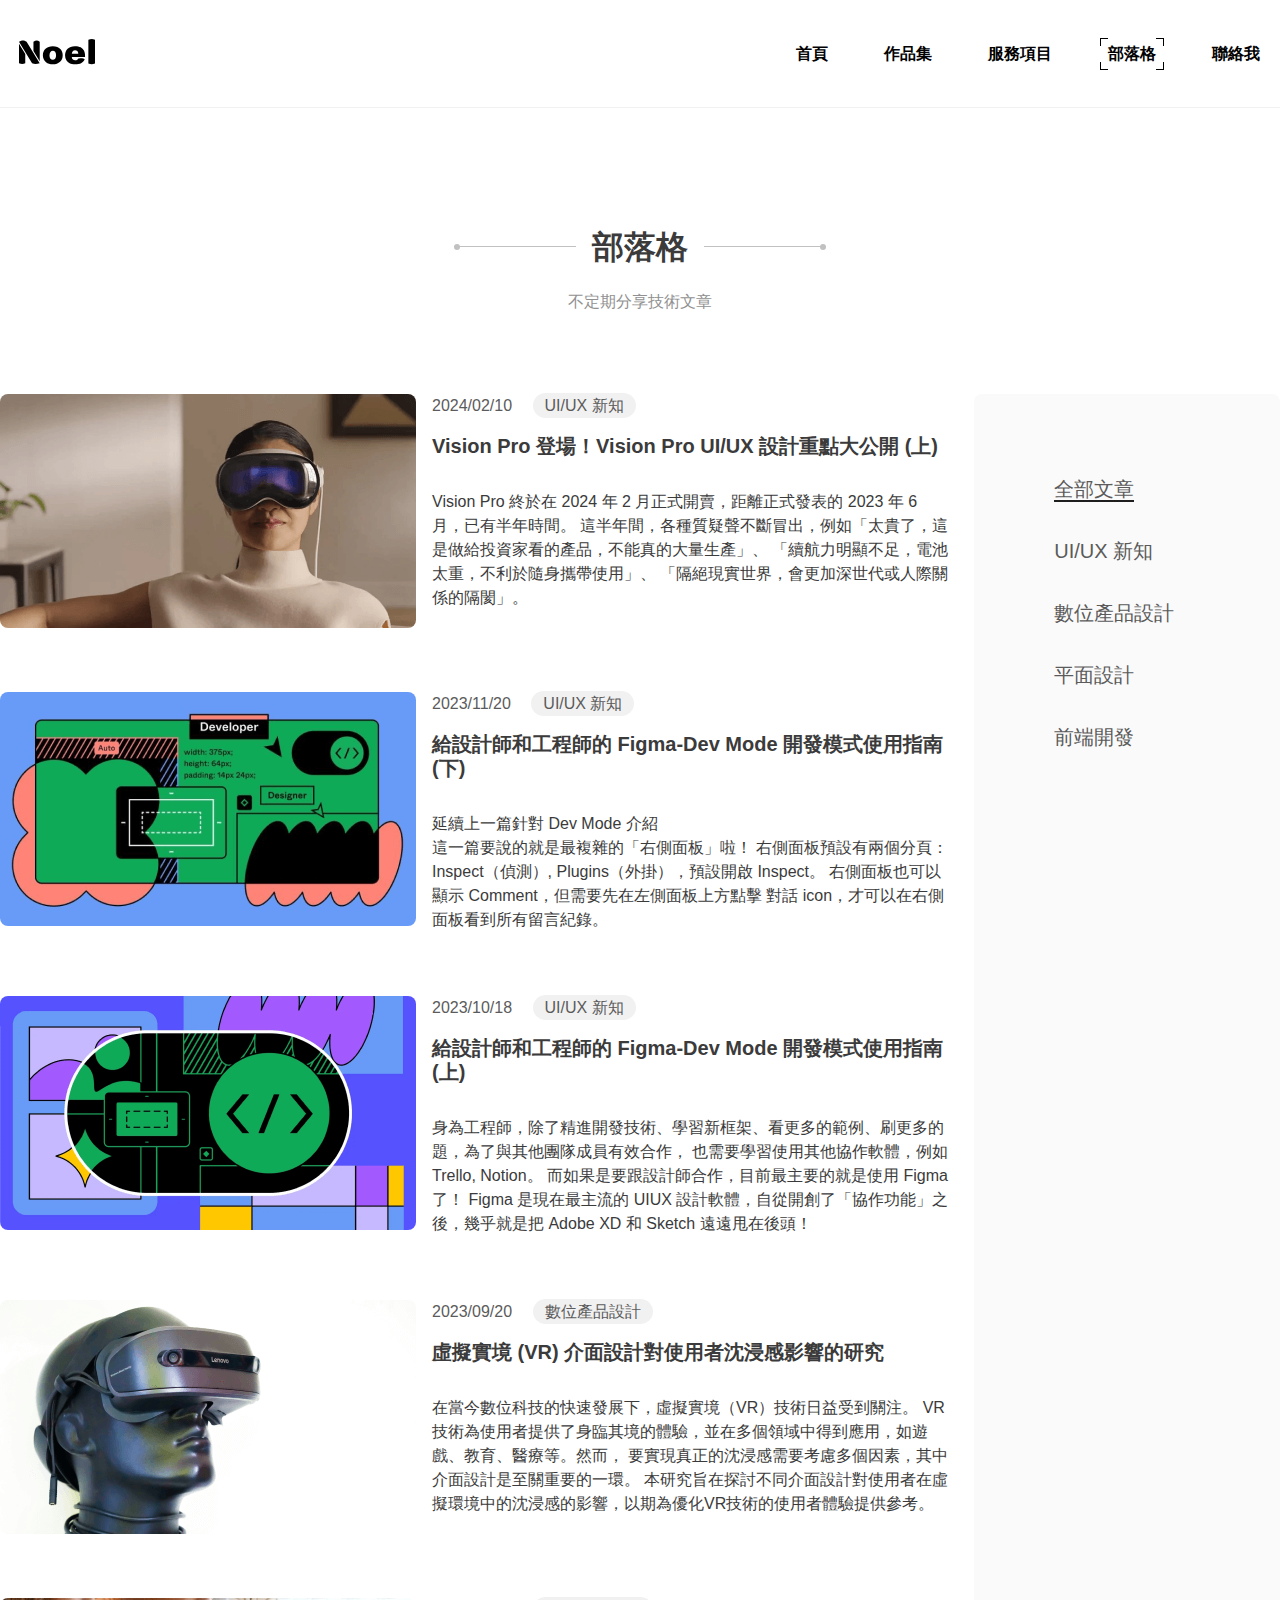
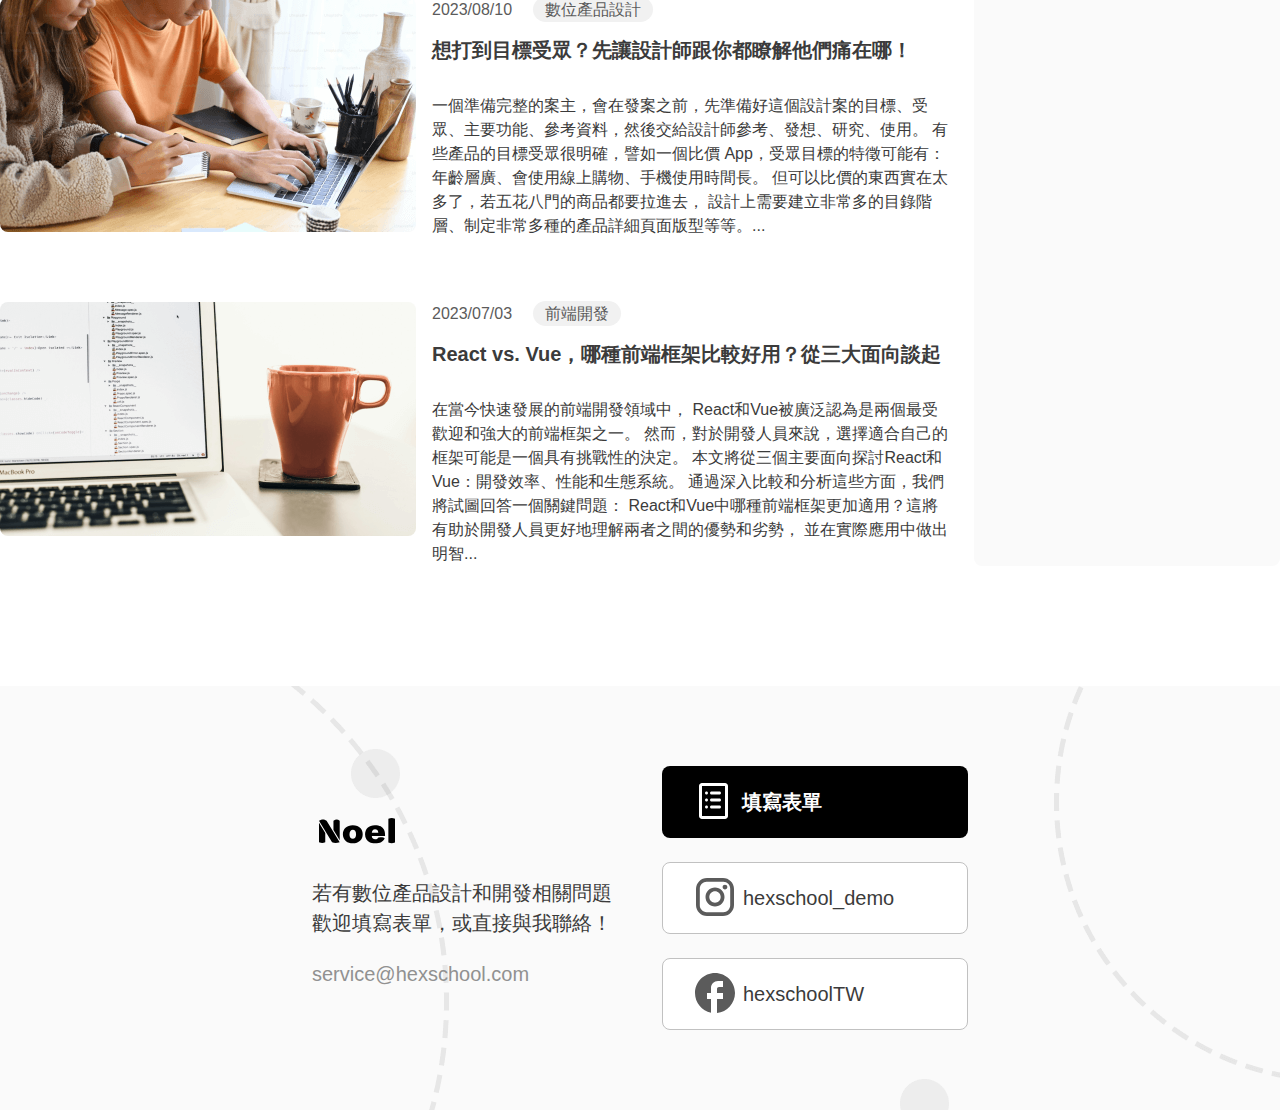
<file: Blog.html>
<!DOCTYPE html>
<html lang="en">
<head>
    <meta charset="UTF-8">
    <meta name="viewport" content="width=device-width, initial-scale=1.0">
    <!-- googleleapis -->
    <link rel="stylesheet" href="https://fonts.googleapis.com/css2?family=Material+Symbols+Outlined:opsz,wght,FILL,GRAD@24,400,0,0" />
    <!-- my CSS -->
    <link rel="stylesheet" href="public/css/reset.css">
    <link rel="stylesheet" href="public/css/header.css">
    <link rel="stylesheet" href="public/css/blog.css">
    <link rel="stylesheet" href="public/css/footer.css">
    <link rel="icon" href="public/image/logo.ico" type="image/x-icon">
    <title>部落格 | 2024 軟體工程師體驗營</title>
</head>
<body>
    <header class="main-header">
        <div class="header__logo">
            <img src="public/image/logo.svg" alt="header_logo">
        </div>
        <button type="button" class="btn">
            <span class="material-symbols-outlined hamburger">menu</span>
            <span class="material-symbols-outlined closure">close</span>
        </button>
        <nav class="header__navBar">
            <ul>
                <li>
                    <a href="/index.html">首頁</a>
                    <span class="li-border leftUP"></span>
                    <span class="li-border leftDown"></span>
                    <span class="li-border rightUP"></span>
                    <span class="li-border rightDown"></span>
                </li>
                <li>
                    <a href="/Portfolio.html">作品集</a>
                    <span class="li-border leftUP"></span>
                    <span class="li-border leftDown"></span>
                    <span class="li-border rightUP"></span>
                    <span class="li-border rightDown"></span>
                </li>
                <li>
                    <a href="/Services.html">服務項目</a>
                    <span class="li-border leftUP"></span>
                    <span class="li-border leftDown"></span>
                    <span class="li-border rightUP"></span>
                    <span class="li-border rightDown"></span>
                </li>
                <li>
                    <a href="/Blog.html">部落格</a>
                    <span class="li-border leftUP"></span>
                    <span class="li-border leftDown"></span>
                    <span class="li-border rightUP"></span>
                    <span class="li-border rightDown"></span>
                </li>
                <li>
                    <a href="/ContactMe.html">聯絡我</a>
                    <span class="li-border leftUP"></span>
                    <span class="li-border leftDown"></span>
                    <span class="li-border rightUP"></span>
                    <span class="li-border rightDown"></span>
                </li>
            </ul>
        </nav>
    </header>

    <div id="overlay"></div>

    <article class="article__container">
        <header class="blog__header">
            <h2>
                <span>部落格</span>
            </h2>
            <p>不定期分享技術文章</p>
        </header>

        <section class="blog__content">
            <ul>
                <li class="content__card">
                    <picture class="card__image">
                        <img src="public/image/article-image1.png" alt="blog1">
                    </picture>
                    <div class="card__content">
                        <div class="card__content__title">
                            <span>2024/02/10</span>
                            <span class="tag">UI/UX 新知</span>
                        </div>
                        <h3>Vision Pro 登場！Vision Pro UI/UX 設計重點大公開 (上)</h3>
                        <p>Vision Pro 終於在 2024 年 2 月正式開賣，距離正式發表的 2023 年 6 月，已有半年時間。
                            這半年間，各種質疑聲不斷冒出，例如「太貴了，這是做給投資家看的產品，不能真的大量生產」、
                            「續航力明顯不足，電池太重，不利於隨身攜帶使用」、
                            「隔絕現實世界，會更加深世代或人際關係的隔閡」。
                        </p>
                    </div>
                </li>
                <li class="content__card">
                    <picture class="card__image">
                        <img src="public/image/article-image2.png" alt="blog1">
                    </picture>
                    <div class="card__content">
                        <div class="card__content__title">
                            <span>2023/11/20</span>
                            <span class="tag">UI/UX 新知</span>
                        </div>
                        <h3>給設計師和工程師的 Figma-Dev Mode 開發模式使用指南 (下)</h3>
                        <p>延續上一篇針對 Dev Mode 介紹<br>這一篇要說的就是最複雜的「右側面板」啦！
                            右側面板預設有兩個分頁：Inspect（偵測）, Plugins（外掛），預設開啟 Inspect。 
                            右側面板也可以顯示 Comment，但需要先在左側面板上方點擊 對話 icon，才可以在右側面板看到所有留言紀錄。
                        </p>
                    </div>
                </li>
                <li class="content__card">
                    <picture class="card__image">
                        <img src="public/image/article-image3.png" alt="blog1">
                    </picture>
                    <div class="card__content">
                        <div class="card__content__title">
                            <span>2023/10/18</span>
                            <span class="tag">UI/UX 新知</span>
                        </div>
                        <h3>給設計師和工程師的 Figma-Dev Mode 開發模式使用指南 (上)</h3>
                        <p>身為工程師，除了精進開發技術、學習新框架、看更多的範例、刷更多的題，為了與其他團隊成員有效合作，
                            也需要學習使用其他協作軟體，例如 Trello, Notion。 而如果是要跟設計師合作，目前最主要的就是使用 Figma了！
                            Figma 是現在最主流的 UIUX 設計軟體，自從開創了「協作功能」之後，幾乎就是把 Adobe XD 和 Sketch 遠遠甩在後頭！
                        </p>
                    </div>
                </li>
                <li class="content__card">
                    <picture class="card__image">
                        <img src="public/image/article-image4.png" alt="blog1">
                    </picture>
                    <div class="card__content">
                        <div class="card__content__title">
                            <span>2023/09/20</span>
                            <span class="tag">數位產品設計</span>
                        </div>
                        <h3>虛擬實境 (VR) 介面設計對使用者沈浸感影響的研究</h3>
                        <p>在當今數位科技的快速發展下，虛擬實境（VR）技術日益受到關注。
                            VR技術為使用者提供了身臨其境的體驗，並在多個領域中得到應用，如遊戲、教育、醫療等。然而，
                            要實現真正的沈浸感需要考慮多個因素，其中介面設計是至關重要的一環。
                            本研究旨在探討不同介面設計對使用者在虛擬環境中的沈浸感的影響，以期為優化VR技術的使用者體驗提供參考。
                        </p>
                    </div>
                </li>
                <li class="content__card">
                    <picture class="card__image">
                        <img src="public/image/article-image5.png" alt="blog1">
                    </picture>
                    <div class="card__content">
                        <div class="card__content__title">
                            <span>2023/08/10</span>
                            <span class="tag">數位產品設計</span>
                        </div>
                        <h3>想打到目標受眾？先讓設計師跟你都瞭解他們痛在哪！</h3>
                        <p>一個準備完整的案主，會在發案之前，先準備好這個設計案的目標、受眾、主要功能、參考資料，然後交給設計師參考、發想、研究、使用。
                            有些產品的目標受眾很明確，譬如一個比價 App，受眾目標的特徵可能有：
                            年齡層廣、會使用線上購物、手機使用時間長。 
                            但可以比價的東西實在太多了，若五花八門的商品都要拉進去，
                            設計上需要建立非常多的目錄階層、制定非常多種的產品詳細頁面版型等等。...
                        </p>
                    </div>
                </li>
                <li class="content__card">
                    <picture class="card__image">
                        <img src="public/image/article-image6.png" alt="blog1">
                    </picture>
                    <div class="card__content">
                        <div class="card__content__title">
                            <span>2023/07/03</span>
                            <span class="tag">前端開發</span>
                        </div>
                        <h3>React vs. Vue，哪種前端框架比較好用？從三大面向談起</h3>
                        <p>在當今快速發展的前端開發領域中，
                            React和Vue被廣泛認為是兩個最受歡迎和強大的前端框架之一。
                            然而，對於開發人員來說，選擇適合自己的框架可能是一個具有挑戰性的決定。
                            本文將從三個主要面向探討React和Vue：開發效率、性能和生態系統。
                            通過深入比較和分析這些方面，我們將試圖回答一個關鍵問題：
                            React和Vue中哪種前端框架更加適用？這將有助於開發人員更好地理解兩者之間的優勢和劣勢，
                            並在實際應用中做出明智...
                        </p>
                    </div>
                </li>
            </ul>
            <ul class="content__menu">
                <li><span>全部文章</span></li>
                <li><span>UI/UX 新知</span></li>
                <li><span>數位產品設計</span></li>
                <li><span>平面設計</span></li>
                <li><span>前端開發</span></li>
            </ul>
        </section>
    </article>

    <footer>
        <div class="footer__info">
            <div class="logo">
                <img src="public/image/logo.svg" alt="footer_logo">
            </div>
            <div class="footer__content">
                <p>若有數位產品設計和開發相關問題</p>
                <p>歡迎填寫表單，或直接與我聯絡！</p>
            </div>
            <p>service@hexschool.com</p>
        </div>
        <div class="footer__link">
            <button class="link__button list">
                <div class="button__image">
                    <img src="public/image/list.svg" alt="list">
                </div>
                <p>填寫表單</p>
            </button>
            <button class="link__button instagram">
                <div class="button__image">
                    <img src="public/image/instagram.svg" alt="instagram">
                </div>
                <p>hexschool_demo</p>
            </button>
            <button class="link__button facebook">
                <div class="button__image">
                    <img src="public/image/facebook.svg" alt="facebook">
                </div>
                <p>hexschoolTW</p>
            </button>
        </div>
    </footer>

    <script>
        document.addEventListener('DOMContentLoaded', () => {
            const url = window.location.pathname;
            const navItems = document.querySelectorAll('.header__navBar ul li a');
            const ul = document.querySelectorAll('.blog__content ul')[0];
            const lis = ul.querySelectorAll('li');

            navItems.forEach(item => {
                if (item.getAttribute('href') === url) {
                    const liBorders = item.parentElement.querySelectorAll('.li-border');
                    liBorders.forEach(border => {
                        border.style.opacity = '1';
                    })
                }
            });

            lis.forEach(function(li, index) {
                li.addEventListener('click', function() {
                    if (index === 0) {
                        window.location.href = '/blog_page.html';
                    }
                });
            });
        });

        document.querySelector('.btn').addEventListener('click', () => {
            let hamburgerDisplay = window.getComputedStyle(document.querySelector('.hamburger')).display;
            if (hamburgerDisplay !== 'none') {
                document.querySelector('.hamburger').style.display = 'none';
                document.querySelector('.closure').style.display = 'block';
                document.getElementById('overlay').style.display = 'block';
            } else {
                document.querySelector('.hamburger').style.display = 'block';
                document.querySelector('.closure').style.display = 'none';
                document.getElementById('overlay').style.display = 'none';
            }
            document.querySelector('.header__navBar').classList.toggle('active');
        });

        // check window size
        window.addEventListener('resize', () => {
            const overlay = document.getElementById('overlay');
            const navBar = document.querySelector('.header__navBar');
            const btn = document.querySelector('.btn');
            const hamburger = document.querySelector('.hamburger');
            const closure = document.querySelector('.closure');

            if (window.innerWidth > 768) {
                overlay.style.display = 'none';
                navBar.classList.remove('active');
                btn.style.display = 'none';
                hamburger.style.display = 'none';
                closure.style.display = 'none';
            } else {
                btn.style.display = 'block';
                hamburger.style.display = 'block';
                closure.style.display = 'none';
            }
        });

        document.querySelector('.content__menu').addEventListener('click', (e) => {
            const target = e.target;
            const contentCards = document.querySelectorAll('.content__card');
            const contentMenu = document.querySelectorAll('.content__menu li');

            if (target.tagName === 'SPAN') {
                contentMenu.forEach(menu => {
                    const span = menu.querySelector('span');
                    if (span) {
                        span.style.borderBottom = 'none';
                    }
                });
                target.style.borderBottom = '2px solid #1E1E1E';

                contentCards.forEach(card => {
                    card.style.display = 'none';
                    if (target.textContent === '全部文章') {
                        card.style.display = 'flex';
                    } else {
                        const tag = card.querySelector('.tag').textContent;
                        if (tag === target.textContent) {
                            card.style.display = 'flex';
                        }
                    }
                });
            }
        });

        // 預設「全部文章」有下底線
        window.onload = function() {
            const allArticles = document.querySelector('.content__menu li span');
            if (allArticles && allArticles.textContent === '全部文章') {
                allArticles.style.borderBottom = '2px solid #1E1E1E';
            }
        };
    </script>
</body>
</html>
</file>
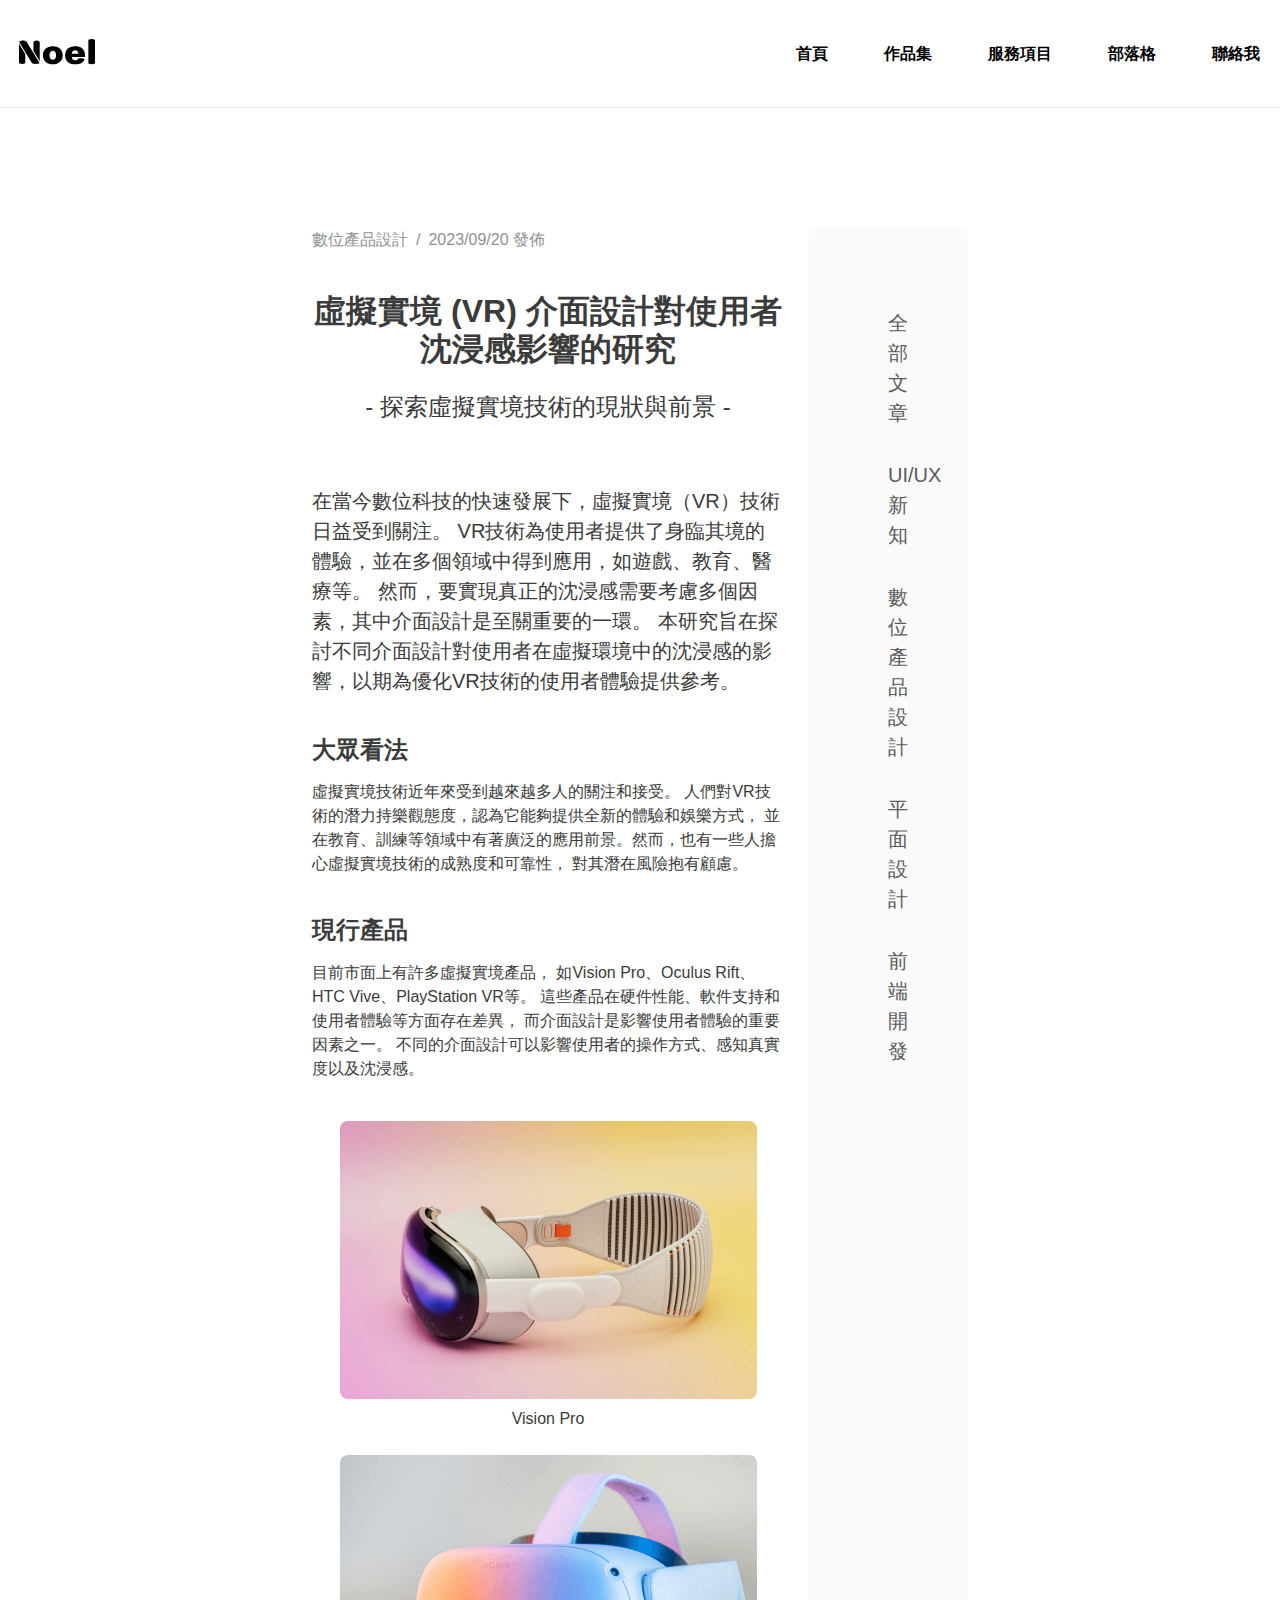
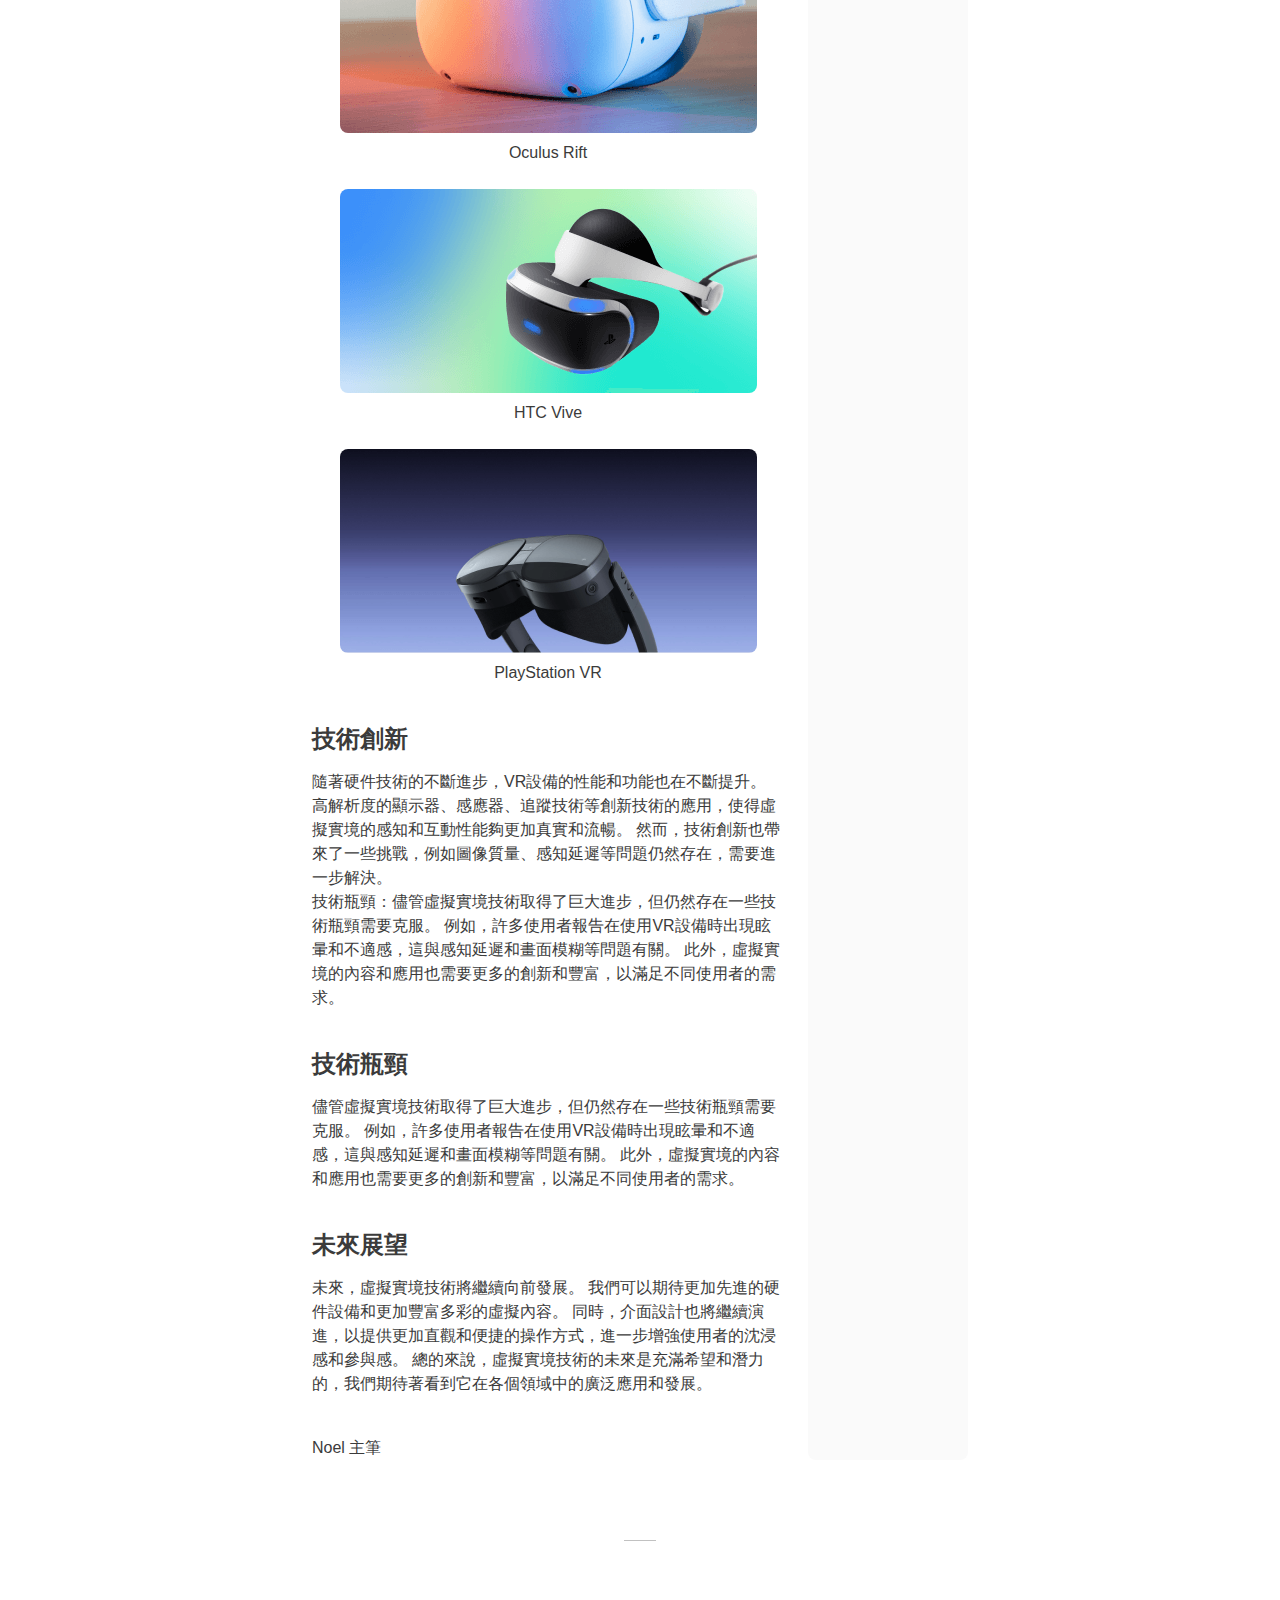
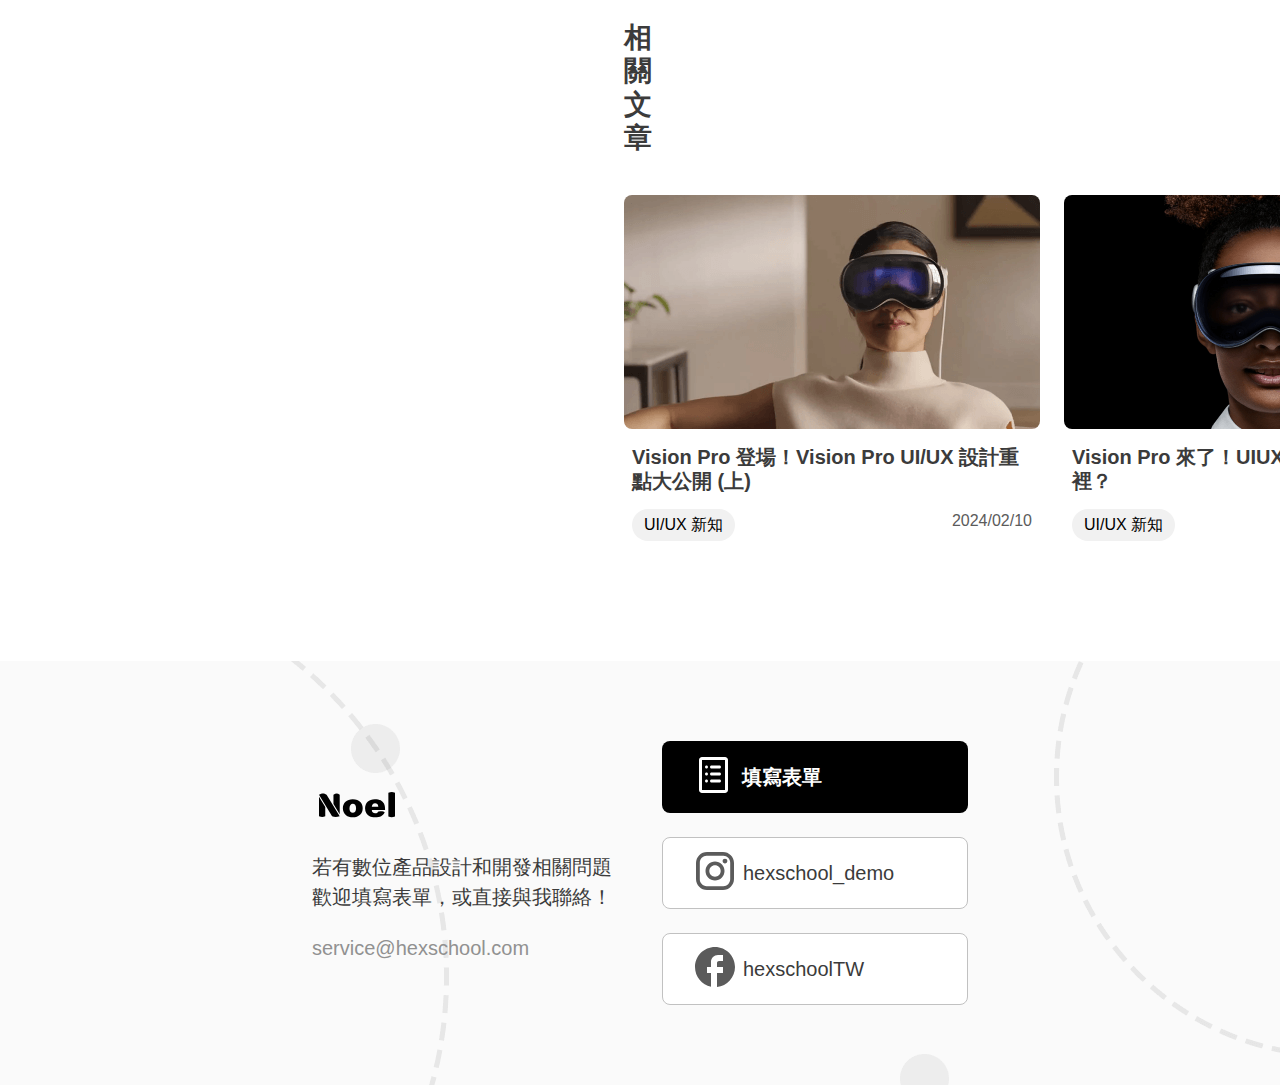
<file: blog_page.html>
<!DOCTYPE html>
<html lang="en">
<head>
    <meta charset="UTF-8">
    <meta name="viewport" content="width=device-width, initial-scale=1.0">
    <!-- googleleapis -->
    <link rel="stylesheet" href="https://fonts.googleapis.com/css2?family=Material+Symbols+Outlined:opsz,wght,FILL,GRAD@24,400,0,0" />
    <!-- my CSS -->
    <link rel="stylesheet" href="public/css/reset.css">
    <link rel="stylesheet" href="public/css/header.css">
    <link rel="stylesheet" href="public/css/blog_page.css">
    <link rel="stylesheet" href="public/css/footer.css">
    <link rel="icon" href="public/image/logo.ico" type="image/x-icon">
    <title>虛擬實境介紹 | 2024 軟體工程師體驗營</title>
</head>
<body>
    <header class="main-header">
        <div class="header__logo">
            <img src="public/image/logo.svg" alt="header_logo">
        </div>
        <button type="button" class="btn">
            <span class="material-symbols-outlined hamburger">menu</span>
            <span class="material-symbols-outlined closure">close</span>
        </button>
        <nav class="header__navBar">
            <ul>
                <li>
                    <a href="/index.html">首頁</a>
                    <span class="li-border leftUP"></span>
                    <span class="li-border leftDown"></span>
                    <span class="li-border rightUP"></span>
                    <span class="li-border rightDown"></span>
                </li>
                <li>
                    <a href="/Portfolio.html">作品集</a>
                    <span class="li-border leftUP"></span>
                    <span class="li-border leftDown"></span>
                    <span class="li-border rightUP"></span>
                    <span class="li-border rightDown"></span>
                </li>
                <li>
                    <a href="/Services.html">服務項目</a>
                    <span class="li-border leftUP"></span>
                    <span class="li-border leftDown"></span>
                    <span class="li-border rightUP"></span>
                    <span class="li-border rightDown"></span>
                </li>
                <li>
                    <a href="/Blog.html">部落格</a>
                    <span class="li-border leftUP"></span>
                    <span class="li-border leftDown"></span>
                    <span class="li-border rightUP"></span>
                    <span class="li-border rightDown"></span>
                </li>
                <li>
                    <a href="#">聯絡我</a>
                    <span class="li-border leftUP"></span>
                    <span class="li-border leftDown"></span>
                    <span class="li-border rightUP"></span>
                    <span class="li-border rightDown"></span>
                </li>
            </ul>
        </nav>
    </header>

    <div id="overlay"></div>

    <article class="article__container">
        <section class="vr__content">
            <aside class="vr__content__description">
                <div class="description__title">
                    <div class="title__publish__date">
                        <span>數位產品設計</span>
                        <span>/</span>
                        <span>2023/09/20 發佈</span>
                    </div>
                    <h2>虛擬實境 (VR) 介面設計對使用者沈浸感影響的研究</h2>
                    <p>- 探索虛擬實境技術的現狀與前景 -</p>
                </div>
                <div class="description__detail">
                    <p>在當今數位科技的快速發展下，虛擬實境（VR）技術日益受到關注。
                        VR技術為使用者提供了身臨其境的體驗，並在多個領域中得到應用，如遊戲、教育、醫療等。
                        然而，要實現真正的沈浸感需要考慮多個因素，其中介面設計是至關重要的一環。
                        本研究旨在探討不同介面設計對使用者在虛擬環境中的沈浸感的影響，以期為優化VR技術的使用者體驗提供參考。
                    </p>
                    <div class="detail__public_opinion">
                        <h3 class="h3__detail">大眾看法</h3>
                        <p class="p__detail">虛擬實境技術近年來受到越來越多人的關注和接受。
                            人們對VR技術的潛力持樂觀態度，認為它能夠提供全新的體驗和娛樂方式，
                            並在教育、訓練等領域中有著廣泛的應用前景。然而，也有一些人擔心虛擬實境技術的成熟度和可靠性，
                            對其潛在風險抱有顧慮。
                        </p>
                    </div>
                    <div class="detail__current_products">
                        <h3 class="h3__detail">現行產品</h3>
                        <p class="p__detail">目前市面上有許多虛擬實境產品，
                            如Vision Pro、Oculus Rift、HTC Vive、PlayStation VR等。
                            這些產品在硬件性能、軟件支持和使用者體驗等方面存在差異，
                            而介面設計是影響使用者體驗的重要因素之一。
                            不同的介面設計可以影響使用者的操作方式、感知真實度以及沈浸感。
                        </p>
                    </div>
                    <ul class="detail__images">
                        <li class="content item1">
                            <img src="public/image/vision-pro.png" alt="vr1">
                            <p>Vision Pro</p>
                        </li>
                        <li class="content item2">
                            <img src="public/image/oculus-rift.png" alt="vr2">
                            <p>Oculus Rift</p>
                        </li>
                        <li class="content item3">
                            <img src="public/image/htc-vive.png" alt="vr3">
                            <p>HTC Vive</p>
                        </li>
                        <li class="content item4">
                            <img src="public/image/playstation-vr.png" alt="vr4">
                            <p>PlayStation VR</p>
                        </li>
                    </ul>
                    <div class="detail__technological_innovation">
                        <h3 class="h3__detail">技術創新</h3>
                        <p class="p__detail">隨著硬件技術的不斷進步，VR設備的性能和功能也在不斷提升。
                            高解析度的顯示器、感應器、追蹤技術等創新技術的應用，使得虛擬實境的感知和互動性能夠更加真實和流暢。
                            然而，技術創新也帶來了一些挑戰，例如圖像質量、感知延遲等問題仍然存在，需要進一步解決。<br>
                            技術瓶頸：儘管虛擬實境技術取得了巨大進步，但仍然存在一些技術瓶頸需要克服。
                            例如，許多使用者報告在使用VR設備時出現眩暈和不適感，這與感知延遲和畫面模糊等問題有關。
                            此外，虛擬實境的內容和應用也需要更多的創新和豐富，以滿足不同使用者的需求。
                        </p>
                    </div>
                    <div class="detail__technical_bottleneck">
                        <h3 class="h3__detail">技術瓶頸</h3>
                        <p class="p__detail">儘管虛擬實境技術取得了巨大進步，但仍然存在一些技術瓶頸需要克服。
                            例如，許多使用者報告在使用VR設備時出現眩暈和不適感，這與感知延遲和畫面模糊等問題有關。
                            此外，虛擬實境的內容和應用也需要更多的創新和豐富，以滿足不同使用者的需求。
                        </p>
                    </div>
                    <div class="detail__future_outlook">
                        <h3 class="h3__detail">未來展望</h3>
                        <p class="p__detail">未來，虛擬實境技術將繼續向前發展。
                            我們可以期待更加先進的硬件設備和更加豐富多彩的虛擬內容。
                            同時，介面設計也將繼續演進，以提供更加直觀和便捷的操作方式，進一步增強使用者的沈浸感和參與感。
                            總的來說，虛擬實境技術的未來是充滿希望和潛力的，我們期待著看到它在各個領域中的廣泛應用和發展。
                        </p>
                    </div>
                    <p>Noel 主筆</p>
                </div>
            </aside>
            <ul class="content__menu">
                <li><span>全部文章</span></li>
                <li><span>UI/UX 新知</span></li>
                <li><span>數位產品設計</span></li>
                <li><span>平面設計</span></li>
                <li><span>前端開發</span></li>
            </ul>
        </section>

        <section class="vr__footer">
            <div class="vr__footer__container">
                <header>
                    <h3>相關文章</h3>
                </header>
                <article>
                    <div class="article_card">
                        <img src="public/image/article-image1.png" alt="t1">
                        <div class="card_description">
                            <h2>Vision Pro 登場！Vision Pro UI/UX 設計重點大公開 (上)</h2>
                            <div class="article_footer_tags">
                                <span class="article_footer_tag">UI/UX 新知</span>
                                <span class="date">2024/02/10</span>
                            </div>
                        </div>
                    </div>
                    <div class="article_card">
                        <img src="public/image/article-image7.png" alt="t1">
                        <div class="card_description">
                            <h2>Vision Pro 來了！UIUX 設計師的未來在哪裡？</h2>
                            <div class="article_footer_tags">
                                <span class="article_footer_tag">UI/UX 新知</span>
                                <span class="date">2023/07/10</span>
                            </div>
                        </div>
                    </div>
                </article>
            </div>
        </section>
    </article>

    <footer>
        <div class="footer__info">
            <div class="logo">
                <img src="public/image/logo.svg" alt="footer_logo">
            </div>
            <div class="footer__content">
                <p>若有數位產品設計和開發相關問題</p>
                <p>歡迎填寫表單，或直接與我聯絡！</p>
            </div>
            <p>service@hexschool.com</p>
        </div>
        <div class="footer__link">
            <button class="link__button list">
                <div class="button__image">
                    <img src="public/image/list.svg" alt="list">
                </div>
                <p>填寫表單</p>
            </button>
            <button class="link__button instagram">
                <div class="button__image">
                    <img src="public/image/instagram.svg" alt="instagram">
                </div>
                <p>hexschool_demo</p>
            </button>
            <button class="link__button facebook">
                <div class="button__image">
                    <img src="public/image/facebook.svg" alt="facebook">
                </div>
                <p>hexschoolTW</p>
            </button>
        </div>
    </footer>
</body>
</html>
</file>
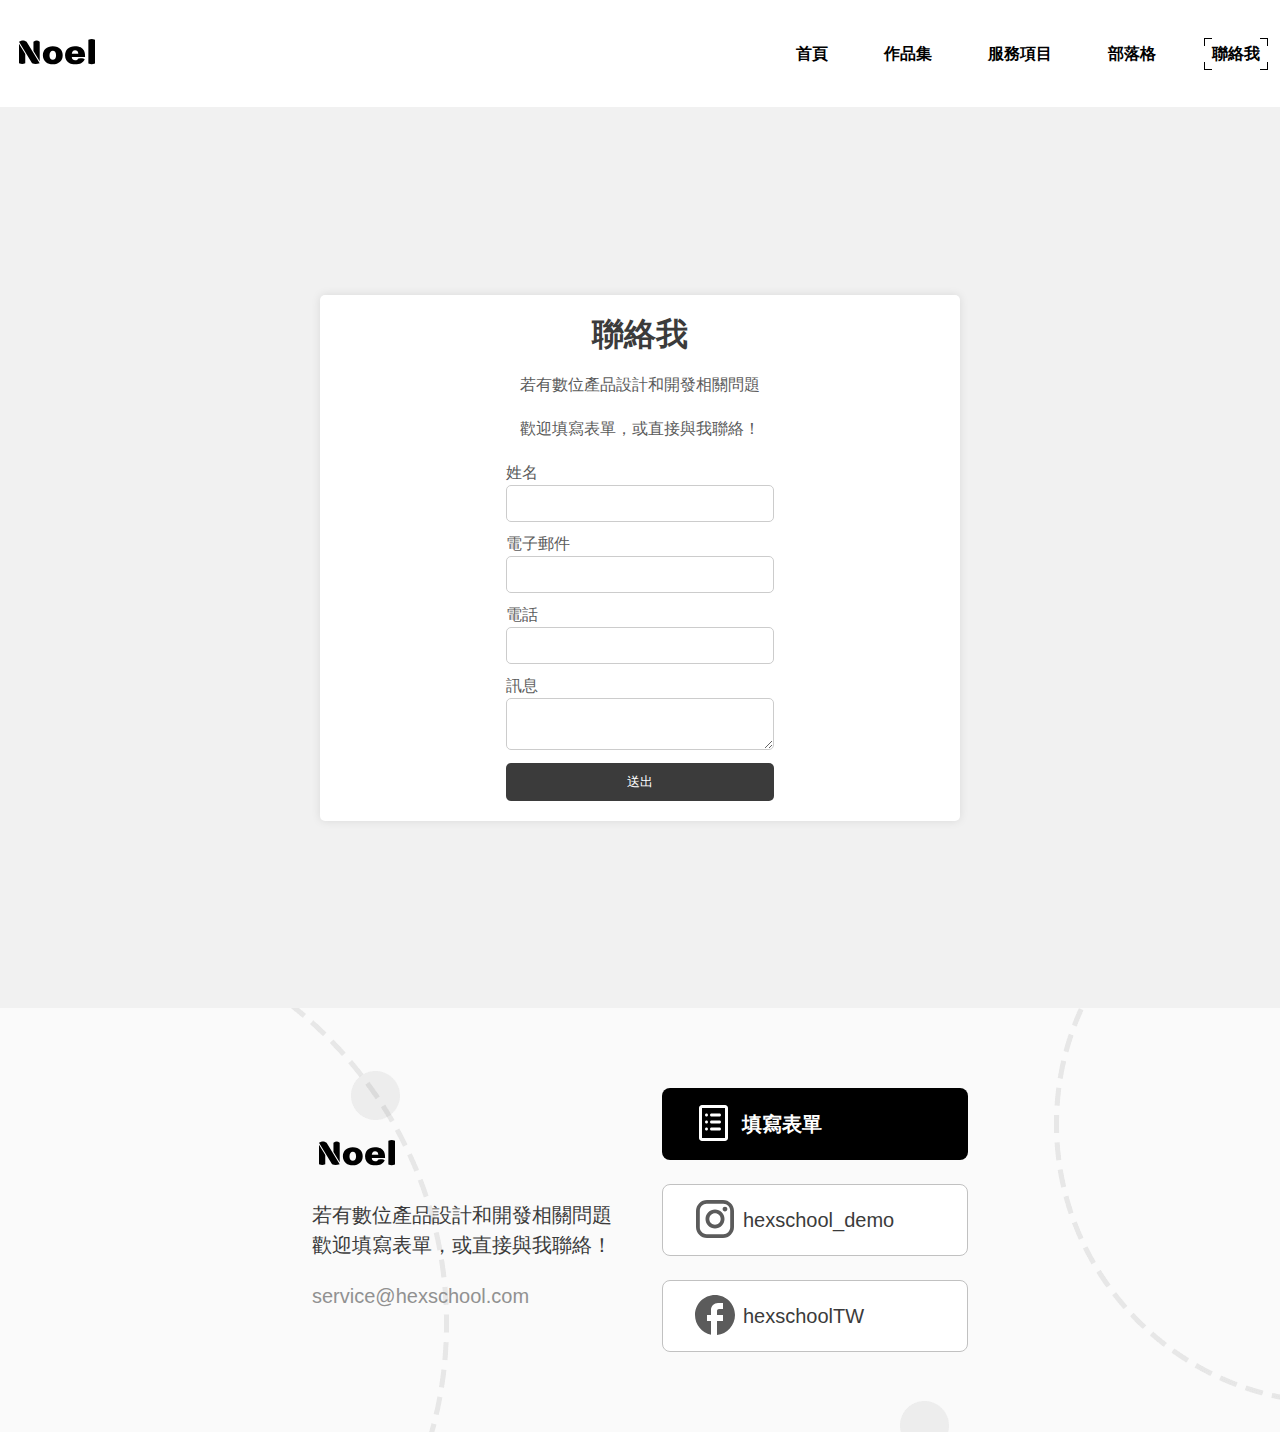
<file: ContactMe.html>
<!DOCTYPE html>
<html lang="en">
<head>
    <meta charset="UTF-8">
    <meta name="viewport" content="width=device-width, initial-scale=1.0">
    <!-- googleleapis -->
    <link rel="stylesheet" href="https://fonts.googleapis.com/css2?family=Material+Symbols+Outlined:opsz,wght,FILL,GRAD@24,400,0,0" />
    <!-- my CSS -->
    <link rel="stylesheet" href="public/css/reset.css">
    <link rel="stylesheet" href="public/css/header.css">
    <link rel="stylesheet" href="public/css/contactme.css">
    <link rel="stylesheet" href="public/css/footer.css">
    <link rel="icon" href="public/image/logo.ico" type="image/x-icon">
    <title>聯絡我 | 2024 軟體工程師體驗營</title>
</head>
<body>
    <header class="main-header">
        <div class="header__logo">
            <img src="public/image/logo.svg" alt="header_logo">
        </div>
        <button type="button" class="btn">
            <span class="material-symbols-outlined hamburger">menu</span>
            <span class="material-symbols-outlined closure">close</span>
        </button>
        <nav class="header__navBar">
            <ul>
                <li>
                    <a href="/index.html">首頁</a>
                    <span class="li-border leftUP"></span>
                    <span class="li-border leftDown"></span>
                    <span class="li-border rightUP"></span>
                    <span class="li-border rightDown"></span>
                </li>
                <li>
                    <a href="/Portfolio.html">作品集</a>
                    <span class="li-border leftUP"></span>
                    <span class="li-border leftDown"></span>
                    <span class="li-border rightUP"></span>
                    <span class="li-border rightDown"></span>
                </li>
                <li>
                    <a href="/Services.html">服務項目</a>
                    <span class="li-border leftUP"></span>
                    <span class="li-border leftDown"></span>
                    <span class="li-border rightUP"></span>
                    <span class="li-border rightDown"></span>
                </li>
                <li>
                    <a href="/Blog.html">部落格</a>
                    <span class="li-border leftUP"></span>
                    <span class="li-border leftDown"></span>
                    <span class="li-border rightUP"></span>
                    <span class="li-border rightDown"></span>
                </li>
                <li>
                    <a href="/ContactMe.html">聯絡我</a>
                    <span class="li-border leftUP"></span>
                    <span class="li-border leftDown"></span>
                    <span class="li-border rightUP"></span>
                    <span class="li-border rightDown"></span>
                </li>
            </ul>
        </nav>
    </header>

    <div id="overlay"></div>

    <main>
        <div class="contact__container">
            <div class="contact__title">
                <h1>聯絡我</h1>
                <p>若有數位產品設計和開發相關問題</p>
                <p>歡迎填寫表單，或直接與我聯絡！</p>
            </div>
            <form class="contact__form">
                <div class="form__input">
                    <label for="name">姓名</label>
                    <input type="text" id="name" name="name" required>
                </div>
                <div class="form__input">
                    <label for="email">電子郵件</label>
                    <input type="email" id="email" name="email" required>
                </div>
                <div class="form__input">
                    <label for="phone">電話</label>
                    <input type="tel" id="phone" name="phone" required>
                </div>
                <div class="form__input">
                    <label for="message">訊息</label>
                    <textarea id="message" name="message" required></textarea>
                </div>
                <button type="submit">送出</button>
            </form>
        </div>
    </main>

    <footer>
        <div class="footer__info">
            <div class="logo">
                <img src="public/image/logo.svg" alt="footer_logo">
            </div>
            <div class="footer__content">
                <p>若有數位產品設計和開發相關問題</p>
                <p>歡迎填寫表單，或直接與我聯絡！</p>
            </div>
            <p>service@hexschool.com</p>
        </div>
        <div class="footer__link">
            <button class="link__button list">
                <div class="button__image">
                    <img src="public/image/list.svg" alt="list">
                </div>
                <p>填寫表單</p>
            </button>
            <button class="link__button instagram">
                <div class="button__image">
                    <img src="public/image/instagram.svg" alt="instagram">
                </div>
                <p>hexschool_demo</p>
            </button>
            <button class="link__button facebook">
                <div class="button__image">
                    <img src="public/image/facebook.svg" alt="facebook">
                </div>
                <p>hexschoolTW</p>
            </button>
        </div>
    </footer>

    <script>
        document.addEventListener('DOMContentLoaded', () => {
            const url = window.location.pathname;
            const navItems = document.querySelectorAll('.header__navBar ul li a');

            navItems.forEach(item => {
                if (item.getAttribute('href') === url) {
                    const liBorders = item.parentElement.querySelectorAll('.li-border');
                    liBorders.forEach(border => {
                        border.style.opacity = '1';
                    })
                }
            });
        });

        document.querySelector('.btn').addEventListener('click', () => {
            let hamburgerDisplay = window.getComputedStyle(document.querySelector('.hamburger')).display;
            if (hamburgerDisplay !== 'none') {
                document.querySelector('.hamburger').style.display = 'none';
                document.querySelector('.closure').style.display = 'block';
                document.getElementById('overlay').style.display = 'block';
            } else {
                document.querySelector('.hamburger').style.display = 'block';
                document.querySelector('.closure').style.display = 'none';
                document.getElementById('overlay').style.display = 'none';
            }
            document.querySelector('.header__navBar').classList.toggle('active');
        });

        // check window size
        window.addEventListener('resize', () => {
            const overlay = document.getElementById('overlay');
            const navBar = document.querySelector('.header__navBar');
            const btn = document.querySelector('.btn');
            const hamburger = document.querySelector('.hamburger');
            const closure = document.querySelector('.closure');

            if (window.innerWidth > 768) {
                overlay.style.display = 'none';
                navBar.classList.remove('active');
                btn.style.display = 'none';
                hamburger.style.display = 'none';
                closure.style.display = 'none';
            } else {
                btn.style.display = 'block';
                hamburger.style.display = 'block';
                closure.style.display = 'none';
            }
        });

        document.querySelector('.contact__form').addEventListener('submit', (e) => {
            e.preventDefault();
            const name = document.getElementById('name').value;
            const email = document.getElementById('email').value;
            const phone = document.getElementById('phone').value;
            const message = document.getElementById('message').value;

            if (name === '' || email === '' || phone === '' || message === '') {
                alert('請填寫完整資料');
            } else {
                alert('表單已送出');
                document.getElementById('name').value = '';
                document.getElementById('email').value = '';
                document.getElementById('phone').value = '';
                document.getElementById('message').value = '';
            }
        });
    </script>
</body>
</html>
</file>
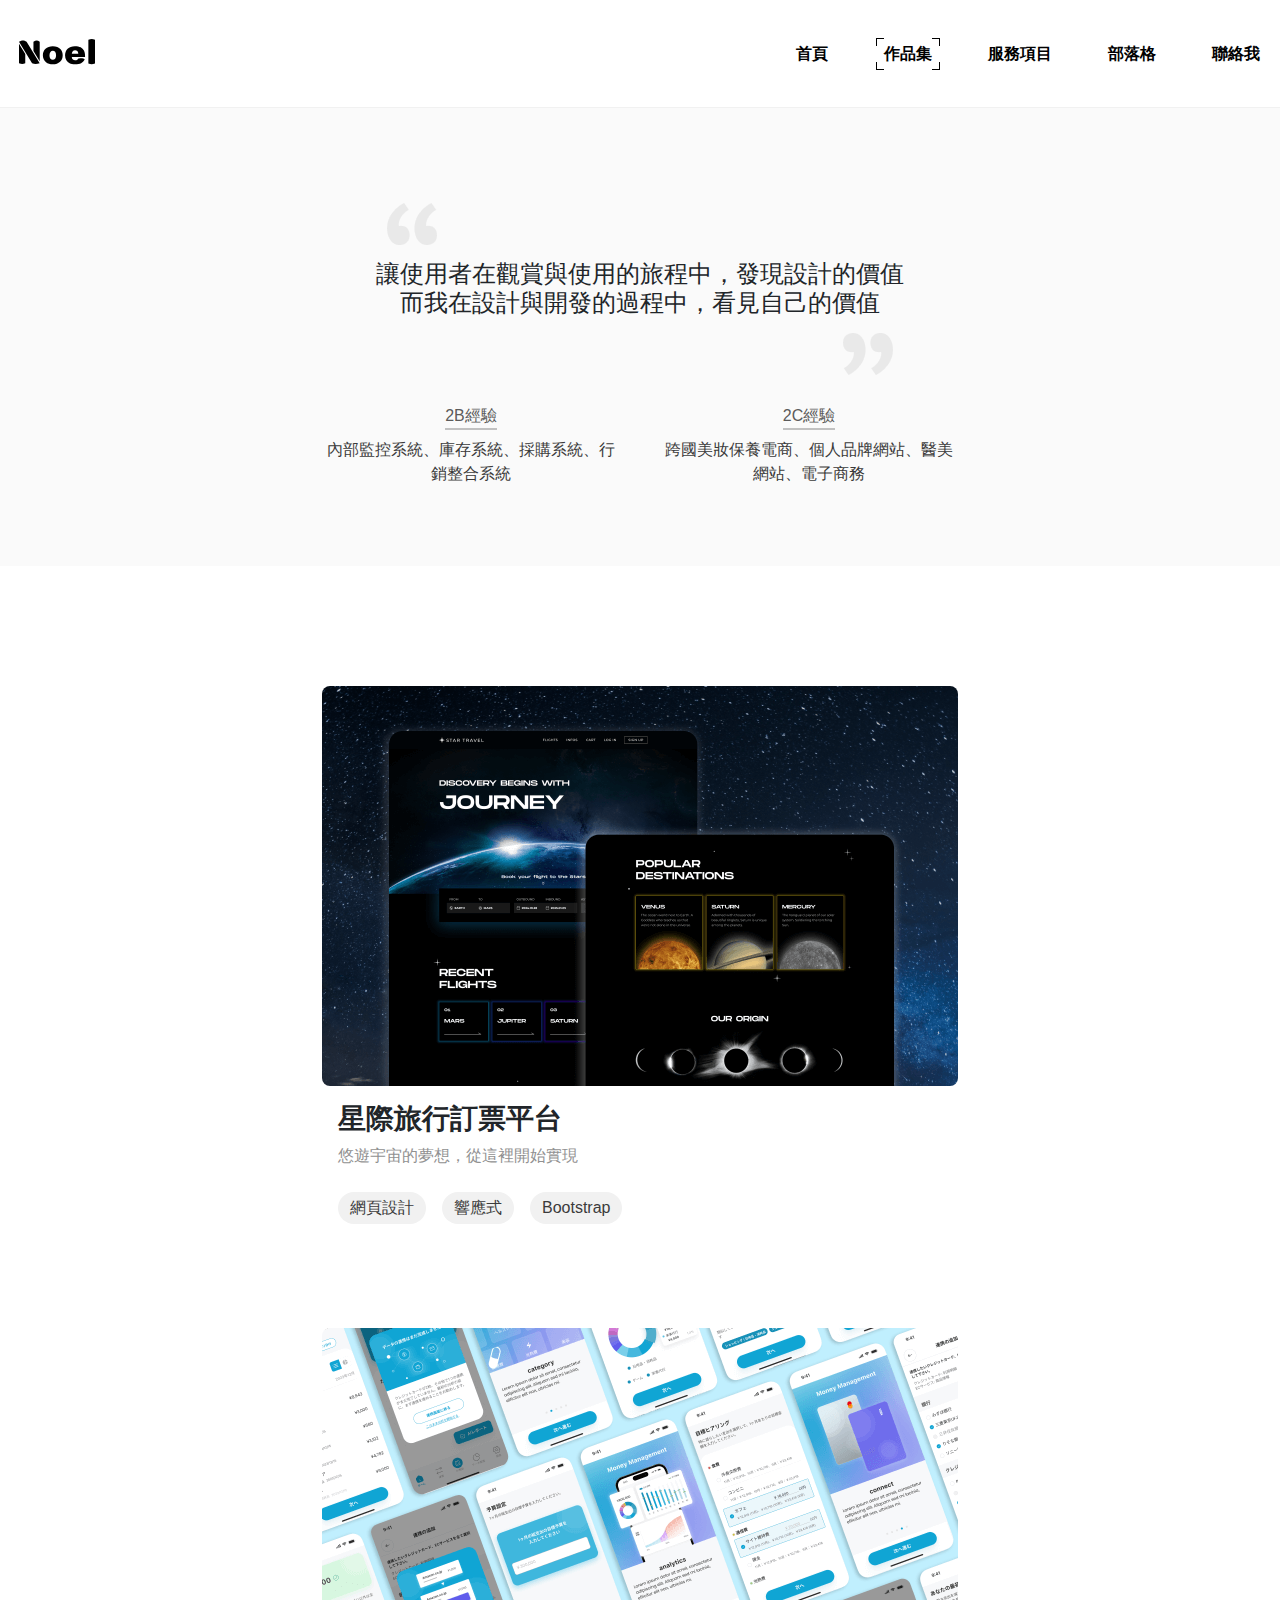
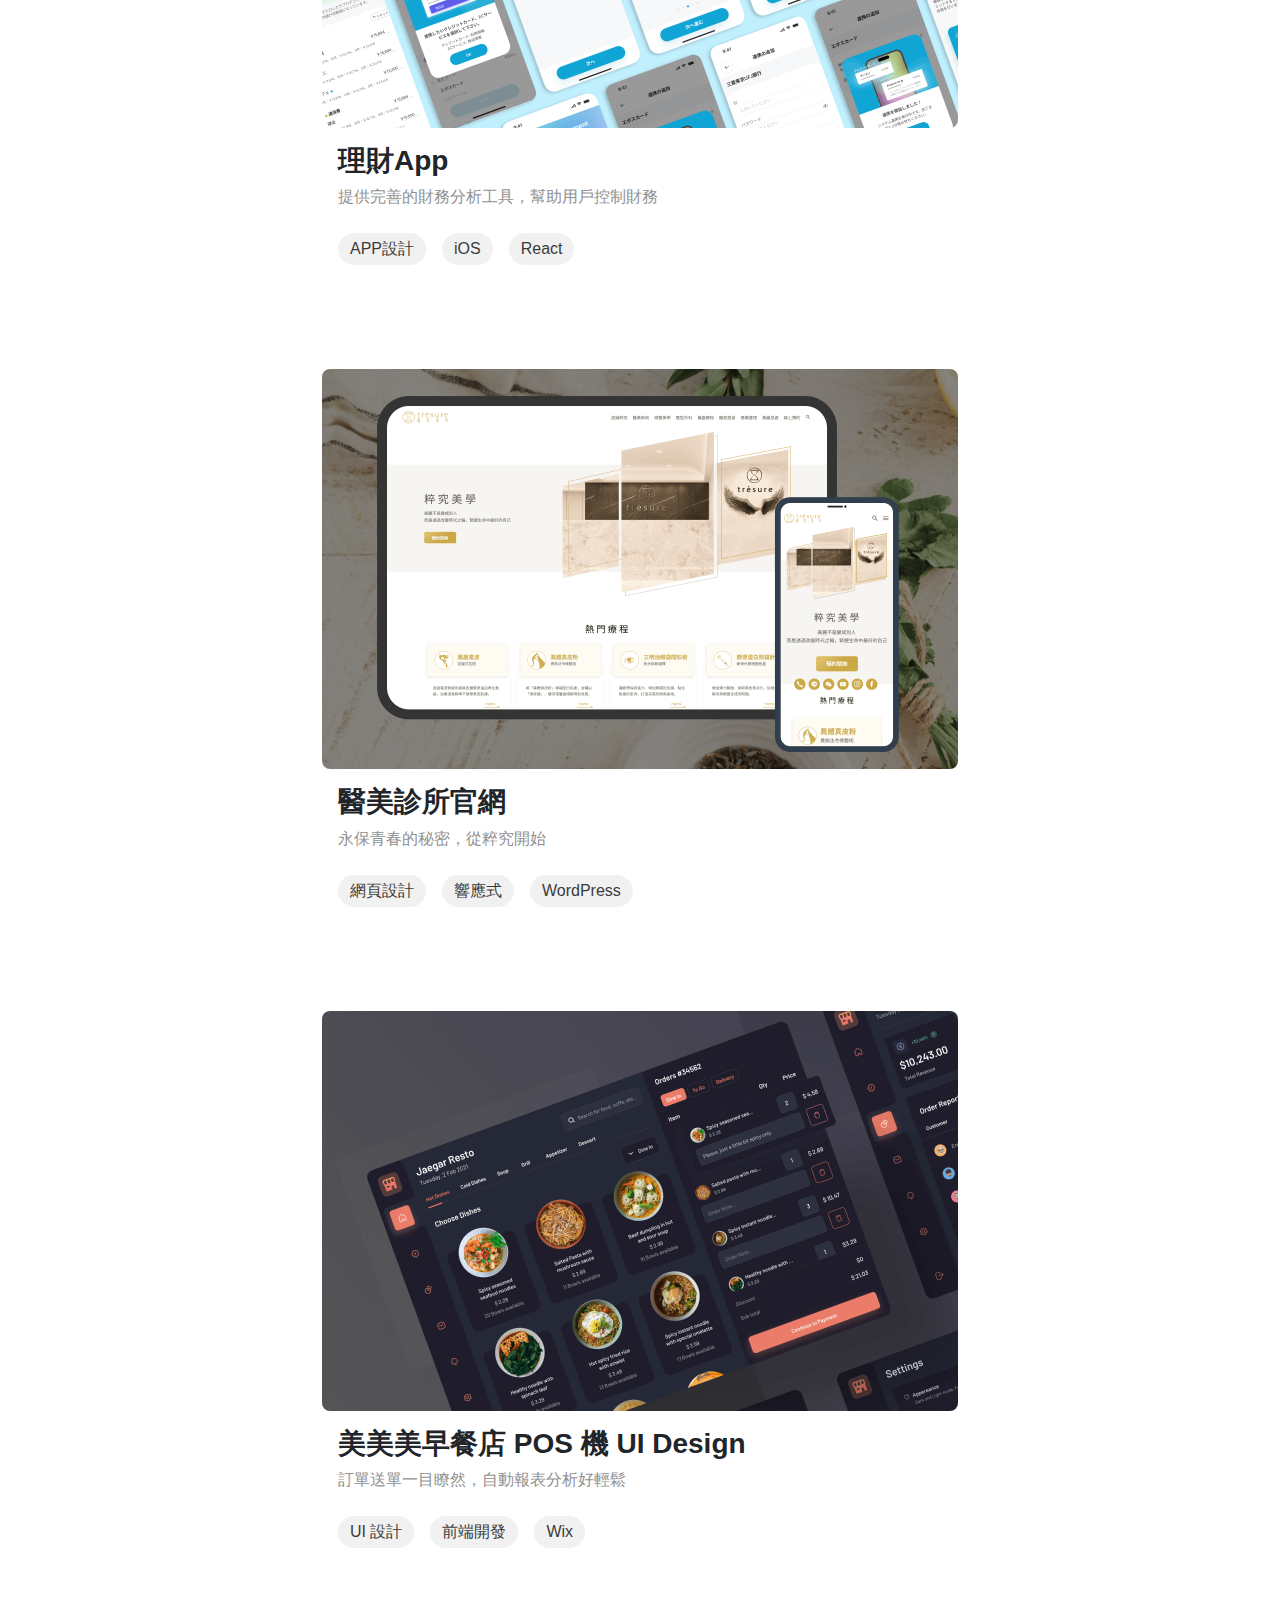
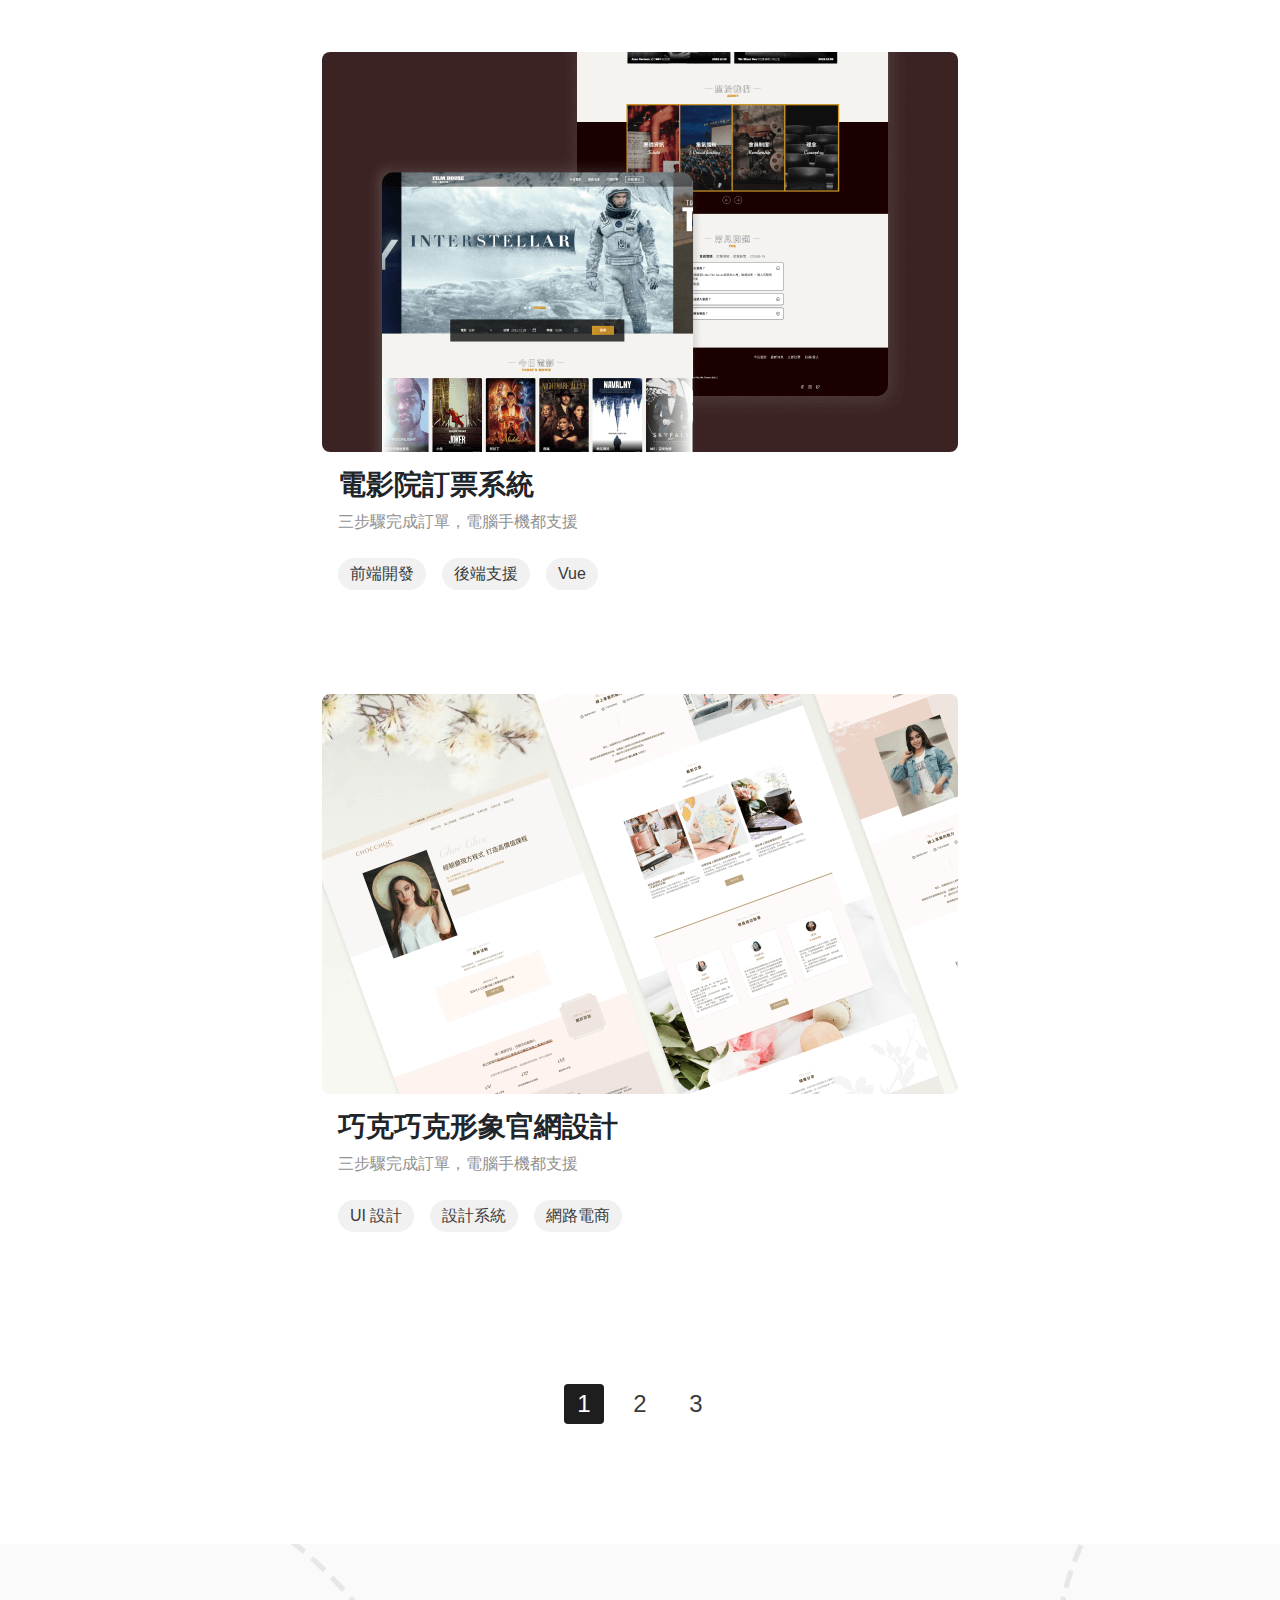
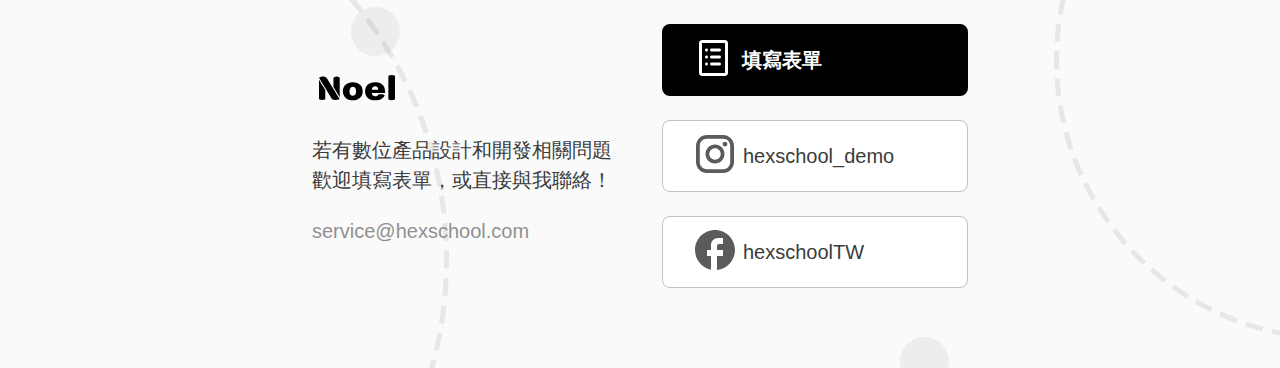
<file: Portfolio.html>
<!DOCTYPE html>
<html lang="en">

<head>
    <meta charset="UTF-8">
    <meta name="viewport" content="width=device-width, initial-scale=1.0">
    <!-- googleleapis -->
    <link rel="stylesheet" href="https://fonts.googleapis.com/css2?family=Material+Symbols+Outlined:opsz,wght,FILL,GRAD@24,400,0,0" />
    <!-- bootstrap -->
    <link href="https://cdn.jsdelivr.net/npm/bootstrap@5.3.3/dist/css/bootstrap.min.css" rel="stylesheet"
        integrity="sha384-QWTKZyjpPEjISv5WaRU9OFeRpok6YctnYmDr5pNlyT2bRjXh0JMhjY6hW+ALEwIH" crossorigin="anonymous">
    <!-- css -->
    <link rel="stylesheet" href="public/css/reset.css">
    <link rel="stylesheet" href="public/css/header.css">
    <link rel="stylesheet" href="public/css/portfolio.css">
    <link rel="stylesheet" href="public/css/footer.css">
    <link rel="icon" href="public/image/logo.ico" type="image/x-icon">
    <title>作品集 | 2024 軟體工程師體驗營</title>
</head>

<body>
    <header class="main-header">
        <div class="header__logo">
            <img src="public/image/logo.svg" alt="header_logo">
        </div>
        <button type="button" class="btn">
            <span class="material-symbols-outlined hamburger">menu</span>
            <span class="material-symbols-outlined closure">close</span>
        </button>
        <nav class="header__navBar">
            <ul>
                <li>
                    <a href="/index.html">首頁</a>
                    <span class="li-border leftUP"></span>
                    <span class="li-border leftDown"></span>
                    <span class="li-border rightUP"></span>
                    <span class="li-border rightDown"></span>
                </li>
                <li>
                    <a href="/Portfolio.html">作品集</a>
                    <span class="li-border leftUP"></span>
                    <span class="li-border leftDown"></span>
                    <span class="li-border rightUP"></span>
                    <span class="li-border rightDown"></span>
                </li>
                <li>
                    <a href="/Services.html">服務項目</a>
                    <span class="li-border leftUP"></span>
                    <span class="li-border leftDown"></span>
                    <span class="li-border rightUP"></span>
                    <span class="li-border rightDown"></span>
                </li>
                <li>
                    <a href="/Blog.html">部落格</a>
                    <span class="li-border leftUP"></span>
                    <span class="li-border leftDown"></span>
                    <span class="li-border rightUP"></span>
                    <span class="li-border rightDown"></span>
                </li>
                <li>
                    <a href="/ContactMe.html">聯絡我</a>
                    <span class="li-border leftUP"></span>
                    <span class="li-border leftDown"></span>
                    <span class="li-border rightUP"></span>
                    <span class="li-border rightDown"></span>
                </li>
            </ul>
        </nav>
    </header>

    <div id="overlay"></div>

    <section class="section__banner">
        <div class="div__banner_title">
            <img src="public/image/quote-left.png" alt="quote-left">
            <div>
                <p>讓使用者在觀賞與使用的旅程中，發現<span class="underline underline-1">設計的價值</span></p>
                <p>而我在設計與開發的過程中，看見<span class="underline underline-2">自己的價值</span></p>
            </div>
            <img src="public/image/quote-right.png" alt="quote-right">
        </div>
        <div class="div__banner_detail">
            <div class="banner_detail_2B">
                <p>2B經驗</p>
                <p>內部監控系統、庫存系統、採購系統、行銷整合系統</p>
            </div>
            <div class="banner_detail_2C">
                <p>2C經驗</p>
                <p>跨國美妝保養電商、個人品牌網站、醫美網站、電子商務</p>
            </div>
        </div>
    </section>

    <article class="article__portfolio">
        <ul class="portfolio_container">
            <li class="content item1" data-bs-toggle="modal" data-bs-target="#order_platform">
                <div class="content__image">
                    <img src="public/image/image1.png" alt="start journey order platform"
                        onerror="this.style.display='none';">
                </div>
                <div class="content__description">
                    <div class="description__text">
                        <h2 class="text__title">星際旅行訂票平台</h2>
                        <p class="text__subtitle">悠遊宇宙的夢想，從這裡開始實現</p>
                    </div>
                    <ul class="description__hashtags">
                        <li class="tags__item">網頁設計</li>
                        <li class="tags__item">響應式</li>
                        <li class="tags__item">Bootstrap</li>
                    </ul>
                </div>
            </li>

            <li class="content item2">
                <div class="content__image">
                    <img src="public/image/image2.png" alt="financial management app"
                        onerror="this.style.display='none';">
                </div>
                <div class="content__description">
                    <div class="description__text">
                        <h2 class="text__title">理財App</h2>
                        <p class="text__subtitle">提供完善的財務分析工具，幫助用戶控制財務</p>
                    </div>
                    <ul class="description__hashtags">
                        <li class="tags__item">APP設計</li>
                        <li class="tags__item">iOS</li>
                        <li class="tags__item">React</li>
                    </ul>
                </div>
            </li>

            <li class="content item3">
                <div class="content__image">
                    <img src="public/image/image3.png" alt="medical beauty clinic website"
                        onerror="this.style.display='none';">
                </div>
                <div class="content__description">
                    <div class="description__text">
                        <h2 class="text__title">醫美診所官網</h2>
                        <p class="text__subtitle">永保青春的秘密，從粹究開始</p>
                    </div>
                    <ul class="description__hashtags">
                        <li class="tags__item">網頁設計</li>
                        <li class="tags__item">響應式</li>
                        <li class="tags__item">WordPress</li>
                    </ul>
                </div>
            </li>

            <li class="content item4">
                <div class="content__image">
                    <img src="public/image/image4.png" alt="beauty breakfast store POS machine UI design"
                        onerror="this.style.display='none';">
                </div>
                <div class="content__description">
                    <div class="description__text">
                        <h2 class="text__title">美美美早餐店 POS 機 UI Design</h2>
                        <p class="text__subtitle">訂單送單一目瞭然，自動報表分析好輕鬆</p>
                    </div>
                    <ul class="description__hashtags">
                        <li class="tags__item">UI 設計</li>
                        <li class="tags__item">前端開發</li>
                        <li class="tags__item">Wix</li>
                    </ul>
                </div>
            </li>

            <li class="content item5">
                <div class="content__image">
                    <img src="public/image/image5.png" alt="cinema ticket booking system"
                        onerror="this.style.display='none';">
                </div>
                <div class="content__description">
                    <div class="description__text">
                        <h2 class="text__title">電影院訂票系統</h2>
                        <p class="text__subtitle">三步驟完成訂單，電腦手機都支援</p>
                    </div>
                    <ul class="description__hashtags">
                        <li class="tags__item">前端開發</li>
                        <li class="tags__item">後端支援</li>
                        <li class="tags__item">Vue</li>
                    </ul>
                </div>
            </li>

            <li class="content item6">
                <div class="content__image">
                    <img src="public/image/image6.png" alt="chocolate chocolate official website design"
                        onerror="this.style.display='none';">
                </div>
                <div class="content__description">
                    <div class="description__text">
                        <h2 class="text__title">巧克巧克形象官網設計</h2>
                        <p class="text__subtitle">三步驟完成訂單，電腦手機都支援</p>
                    </div>
                    <ul class="description__hashtags">
                        <li class="tags__item">UI 設計</li>
                        <li class="tags__item">設計系統</li>
                        <li class="tags__item">網路電商</li>
                    </ul>
                </div>
            </li>
        </ul>

        <section class="section__page_change">
            <button class="page_change__button">1</button>
            <button class="page_change__button">2</button>
            <button class="page_change__button">3</button>
        </section>
    </article>

    <footer>
        <div class="footer__info">
            <div class="logo">
                <img src="public/image/logo.svg" alt="footer_logo">
            </div>
            <div class="footer__content">
                <p>若有數位產品設計和開發相關問題</p>
                <p>歡迎填寫表單，或直接與我聯絡！</p>
            </div>
            <p>service@hexschool.com</p>
        </div>
        <div class="footer__link">
            <button class="link__button list">
                <div class="button__image">
                    <img src="public/image/list.svg" alt="list">
                </div>
                <p>填寫表單</p>
            </button>
            <button class="link__button instagram">
                <div class="button__image">
                    <img src="public/image/instagram.svg" alt="instagram">
                </div>
                <p>hexschool_demo</p>
            </button>
            <button class="link__button facebook">
                <div class="button__image">
                    <img src="public/image/facebook.svg" alt="facebook">
                </div>
                <p>hexschoolTW</p>
            </button>
        </div>
    </footer>

    <div class="modal fade" id="order_platform" tabindex="-1" aria-labelledby="orderPlatformModalLabel"
        aria-hidden="true">
        <div class="modal-dialog modal-xl modal-dialog-centered">
            <div class="modal-content">
                <div class="modal-header">
                    <button type="button" class="btn-close" data-bs-dismiss="modal" aria-label="Close"></button>
                </div>
                <div class="modal-body">
                    <article class="article__modal_description">
                        <section class="modal_description_title">
                            <h2>星際旅行訂票平台</h2>
                            <p>悠遊宇宙的夢想，從這裡開始實現</p>
                        </section>
                        <section class="modal_description_content">
                            <div class="modal_description_detail">
                                <p>STAR TRAVEL 為 KK 公司宇宙旅行的購票網站。<br>
                                    主要從地球出發，目的地包含月球、火星、水星、木星；未來太空轉運站建<br>
                                    置完畢，將再擴增目的地土星和金星。
                                </p>
                            </div>
                            <div class="modal_description_introduce">
                                <p>宇宙旅行、深色背景、強烈視覺效果</p>
                                <p>Bootstrap、Javascript、RWD</p>
                            </div>
                        </section>
                    </article>

                    <article class="article_main_content">
                        <section class="main_content_image">
                            <img src="public/image/modal-image1.png" alt="start journey"
                                onerror="this.style.display='none';">
                            <div class="main_content_describe">
                                <h3>主視覺</h3>
                                <p>可直接設定日期、起迄星球、張數，快速查詢可購買的票券。</p>
                            </div>
                        </section>

                        <section class="main_content_image">
                            <img src="public/image/modal-image2.png" alt="start journey"
                                onerror="this.style.display='none';">
                            <div class="main_content_describe">
                                <h3>推薦查詢</h3>
                                <p>給予最快起飛，以及最熱門的景點推薦，協助使用者進行選擇。</p>
                            </div>
                        </section>
                    </article>
                </div>
            </div>
        </div>
    </div>

    <script src="https://cdn.jsdelivr.net/npm/@popperjs/core@2.11.6/dist/umd/popper.min.js"></script>
    <script src="https://cdn.jsdelivr.net/npm/bootstrap@5.3.0-alpha1/dist/js/bootstrap.min.js"></script>
    <script>
        document.addEventListener('DOMContentLoaded', () => {
            const url = window.location.pathname;
            const navItems = document.querySelectorAll('.header__navBar ul li a');

            navItems.forEach(item => {
                if (item.getAttribute('href') === url) {
                    const liBorders = item.parentElement.querySelectorAll('.li-border');
                    liBorders.forEach(border => {
                        border.style.opacity = '1';
                    })
                }
            });
        });

        document.querySelector('.btn').addEventListener('click', () => {
            let hamburgerDisplay = window.getComputedStyle(document.querySelector('.hamburger')).display;
            if (hamburgerDisplay !== 'none') {
                document.querySelector('.hamburger').style.display = 'none';
                document.querySelector('.closure').style.display = 'block';
                document.getElementById('overlay').style.display = 'block';
            } else {
                document.querySelector('.hamburger').style.display = 'block';
                document.querySelector('.closure').style.display = 'none';
                document.getElementById('overlay').style.display = 'none';
            }
            document.querySelector('.header__navBar').classList.toggle('active');
        });

        // check window size
        window.addEventListener('resize', () => {
            const overlay = document.getElementById('overlay');
            const navBar = document.querySelector('.header__navBar');
            const btn = document.querySelector('.btn');
            const hamburger = document.querySelector('.hamburger');
            const closure = document.querySelector('.closure');

            if (window.innerWidth > 768) {
                overlay.style.display = 'none';
                navBar.classList.remove('active');
                btn.style.display = 'none';
                hamburger.style.display = 'none';
                closure.style.display = 'none';
            } else {
                btn.style.display = 'block';
                hamburger.style.display = 'block';
                closure.style.display = 'none';
            }
        });
    </script>
</body>

</html>
</file>
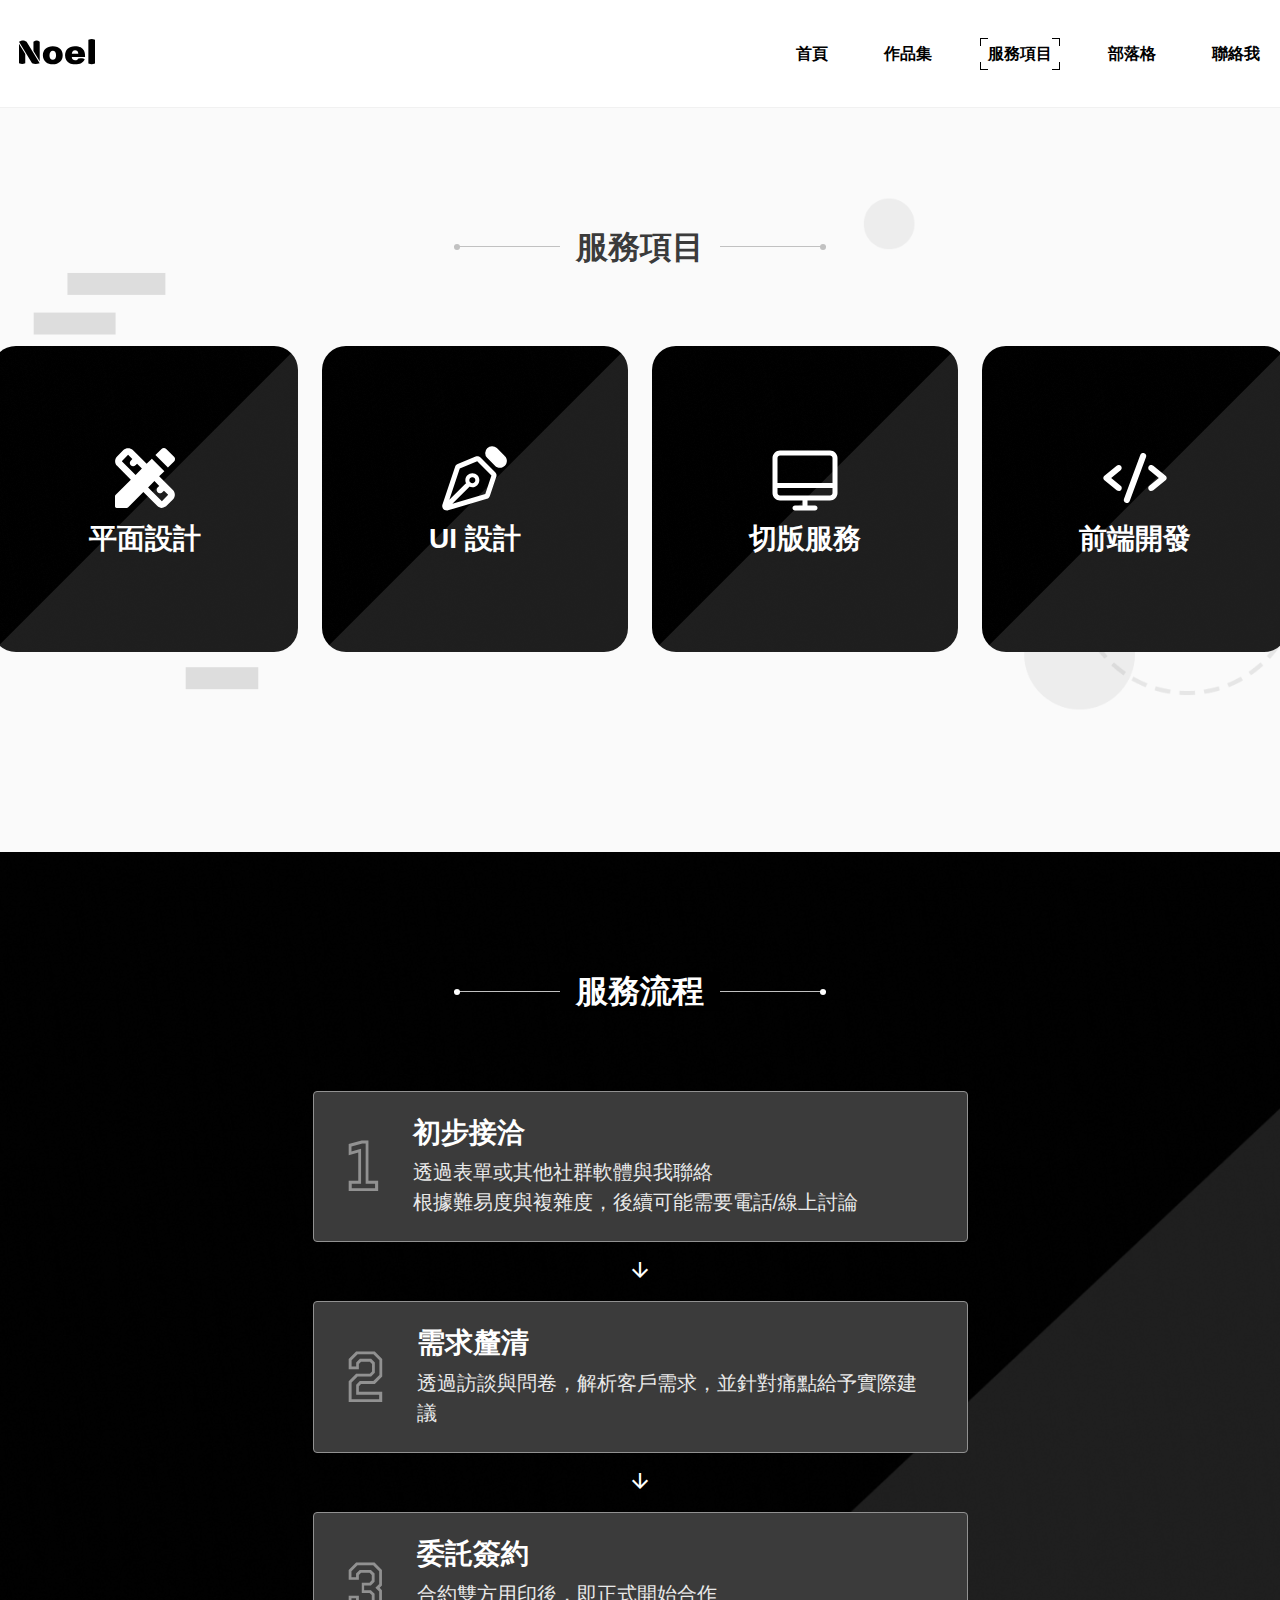
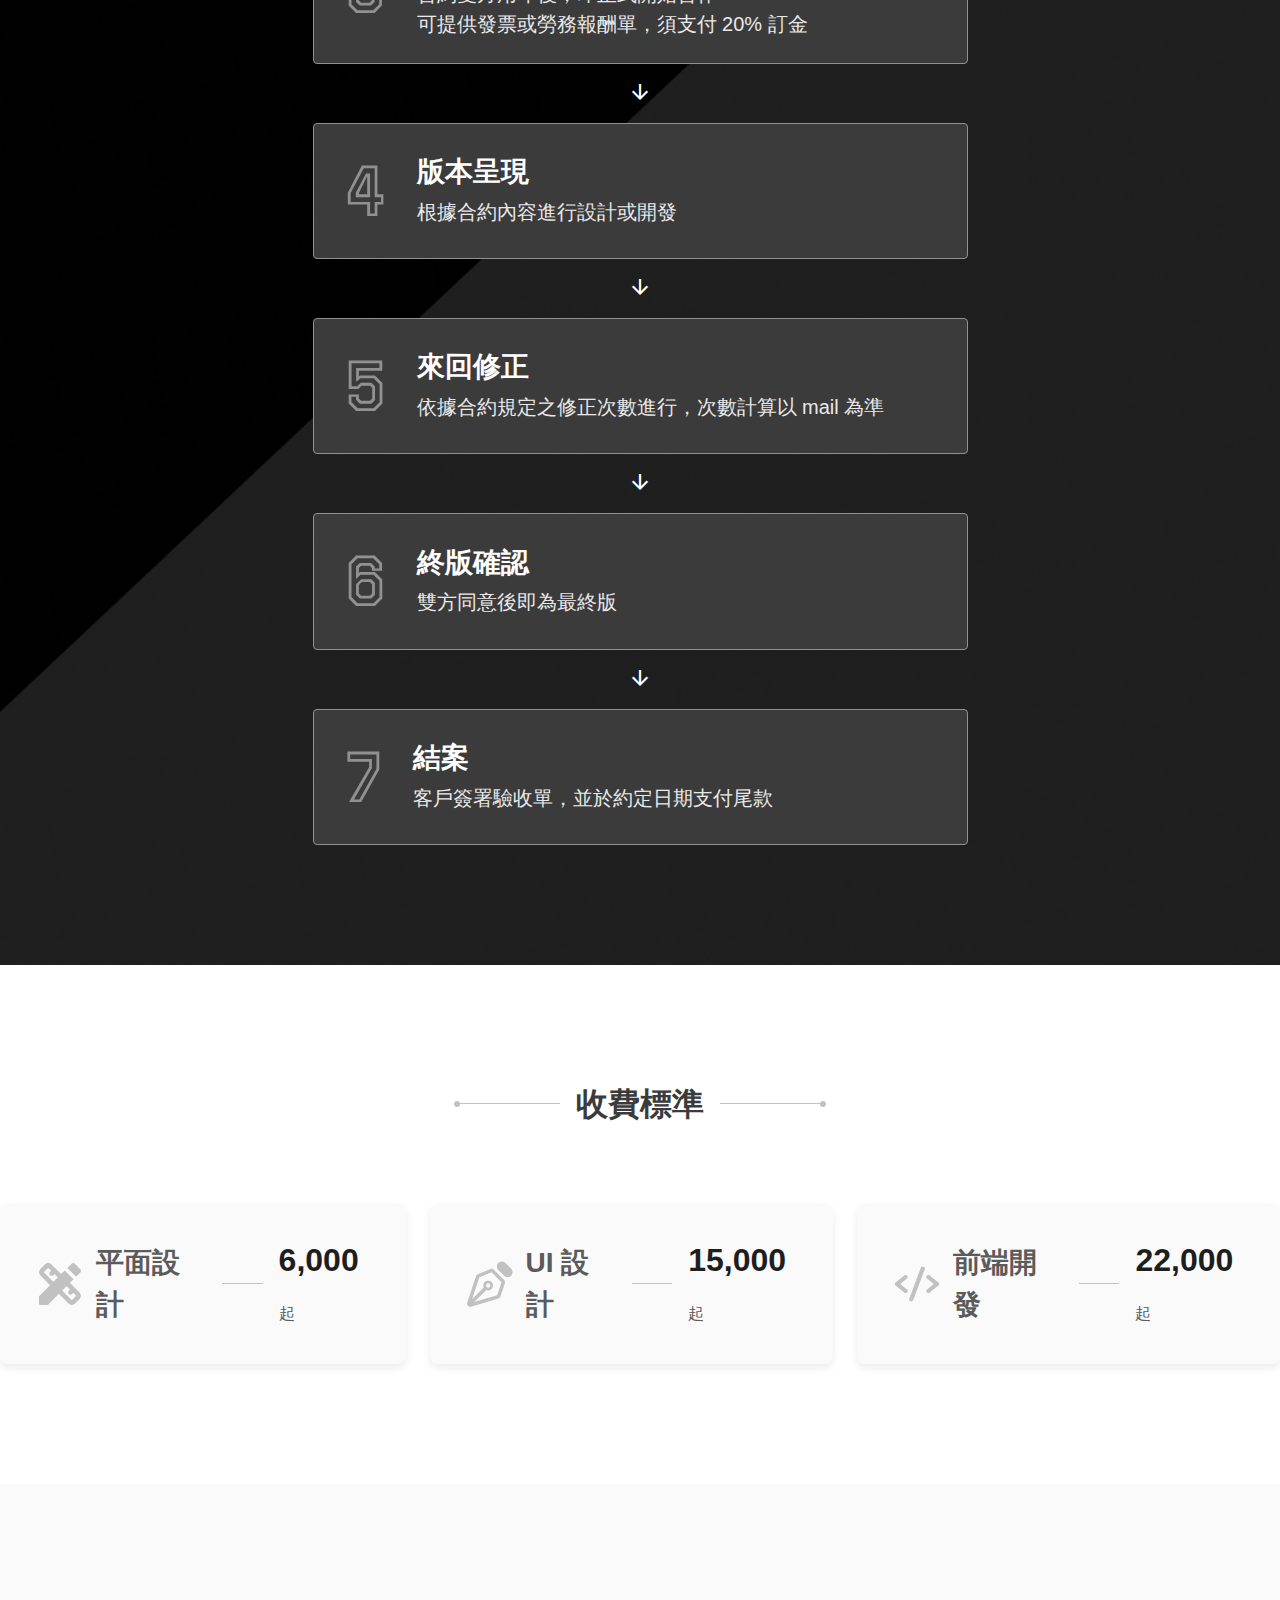
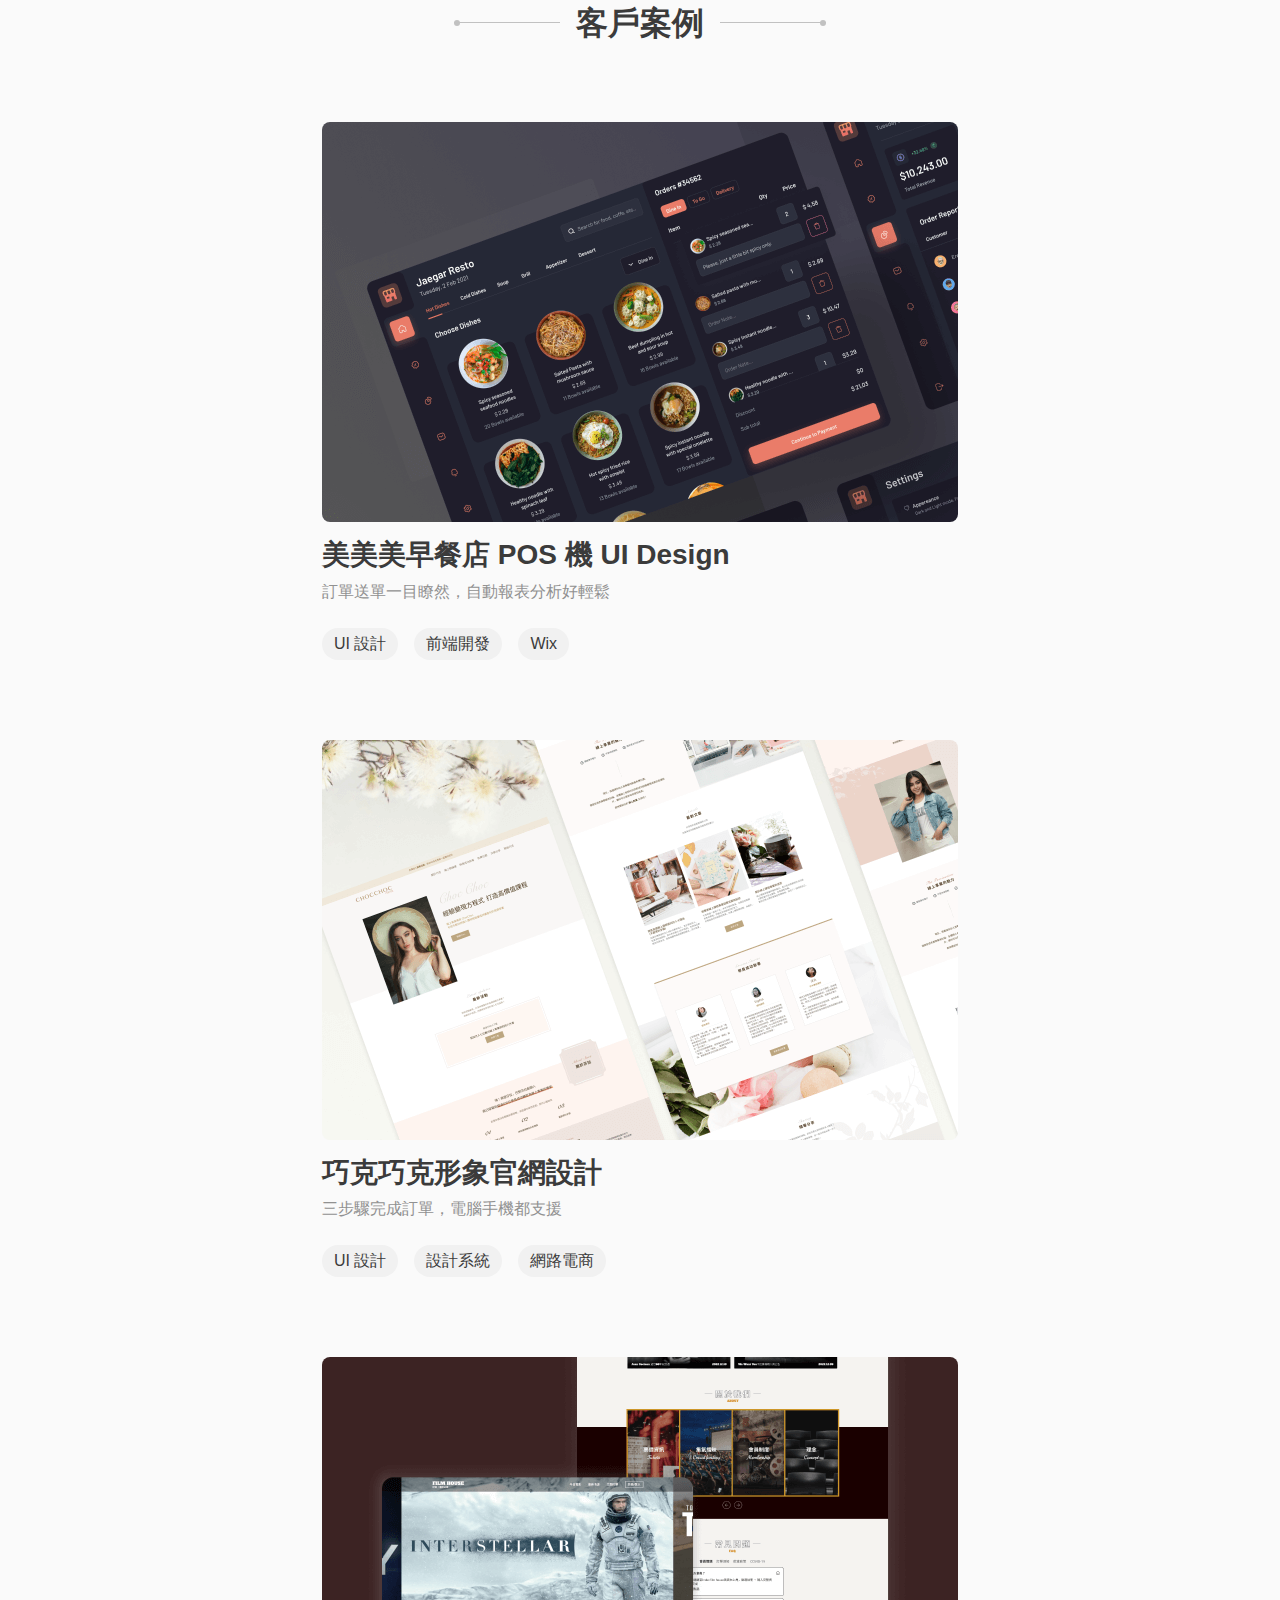
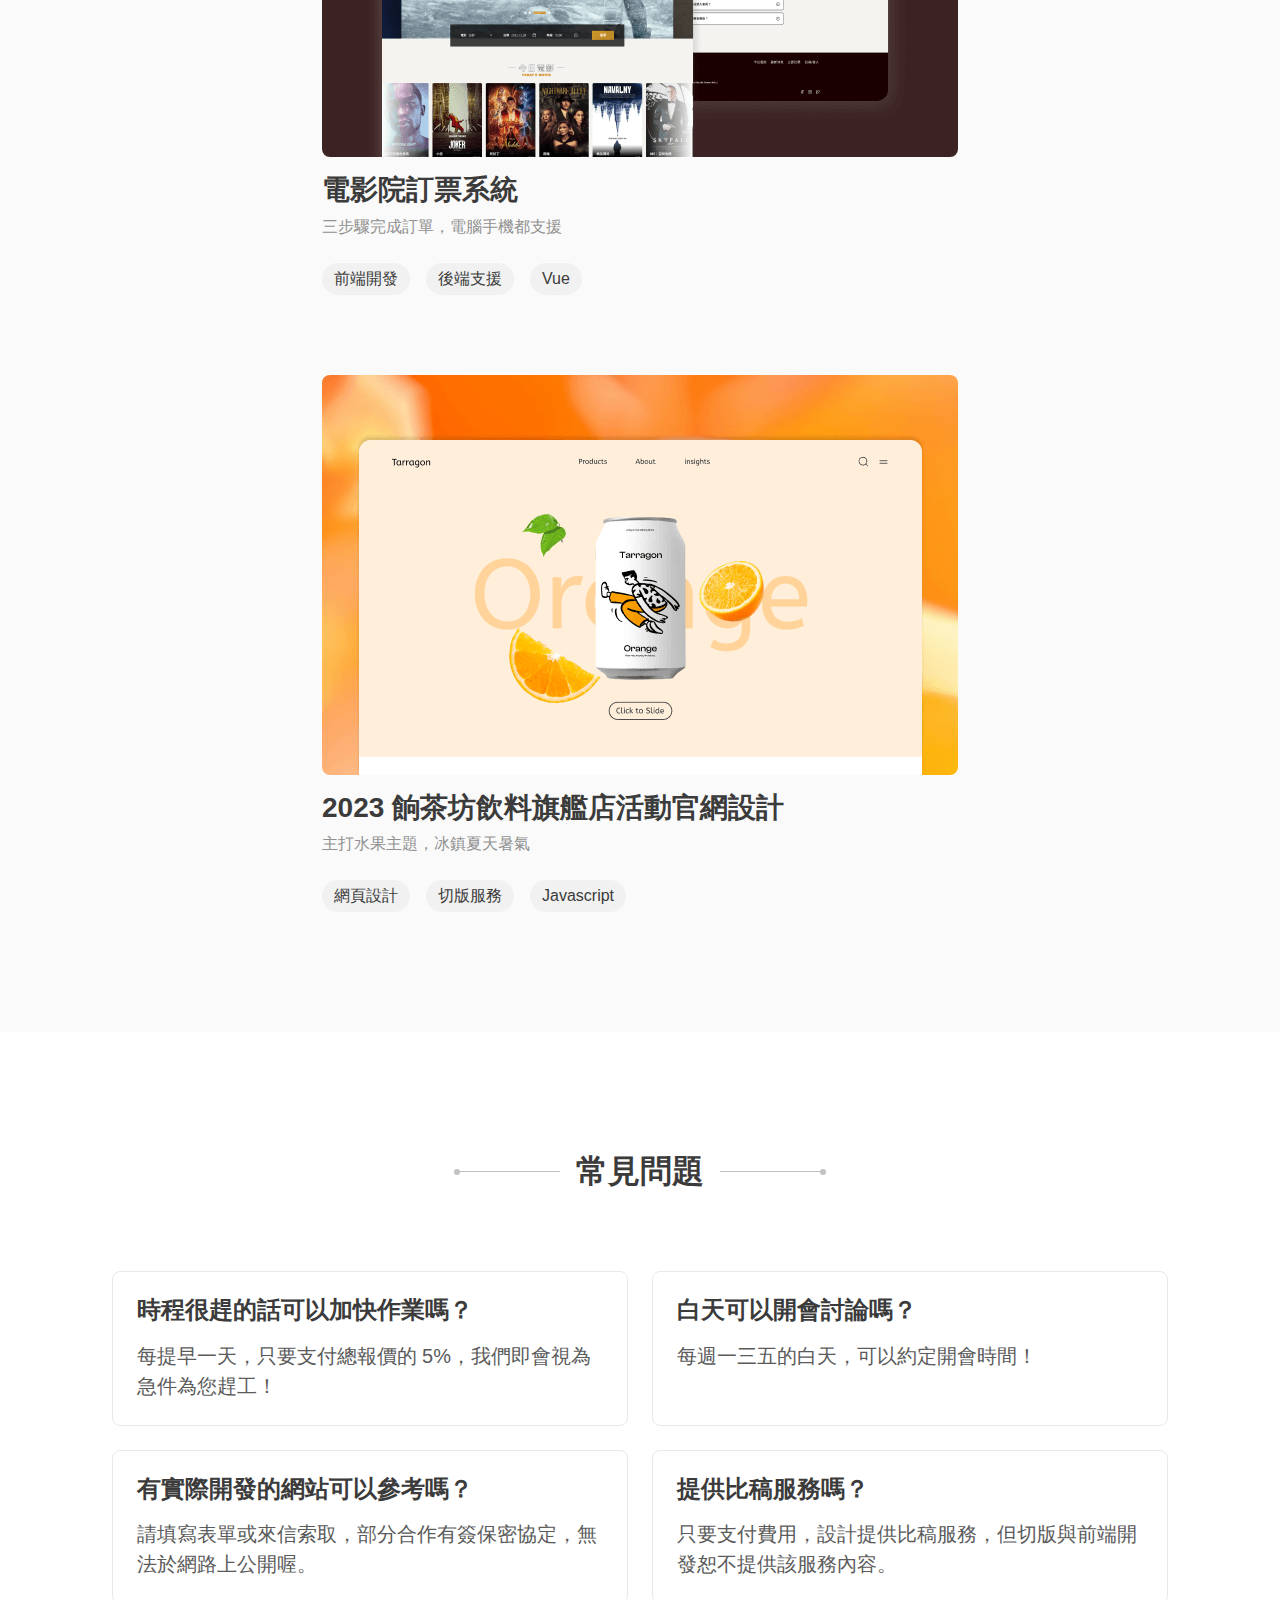
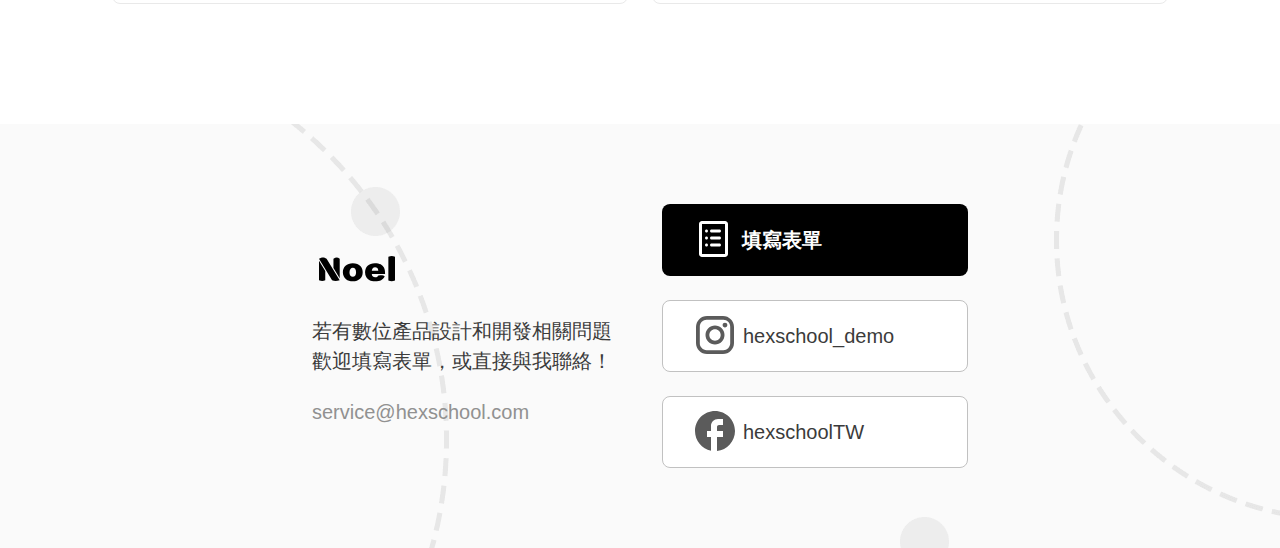
<file: Services.html>
<!DOCTYPE html>
<html lang="en">
<head>
    <meta charset="UTF-8">
    <meta name="viewport" content="width=device-width, initial-scale=1.0">
    <!-- googleleapis -->
    <link rel="stylesheet" href="https://fonts.googleapis.com/css2?family=Material+Symbols+Outlined:opsz,wght,FILL,GRAD@24,400,0,0" />
    <!-- my CSS -->
    <link rel="stylesheet" href="public/css/reset.css">
    <link rel="stylesheet" href="public/css/header.css">
    <link rel="stylesheet" href="public/css/services.css">
    <link rel="stylesheet" href="public/css/footer.css">
    <link rel="icon" href="public/image/logo.ico" type="image/x-icon">
    <title>服務項目 | 2024 軟體工程師體驗營</title>
</head>
<body>
    <header class="main-header">
        <div class="header__logo">
            <img src="public/image/logo.svg" alt="header_logo">
        </div>
        <button type="button" class="btn">
            <span class="material-symbols-outlined hamburger">menu</span>
            <span class="material-symbols-outlined closure">close</span>
        </button>
        <nav class="header__navBar">
            <ul>
                <li>
                    <a href="/index.html">首頁</a>
                    <span class="li-border leftUP"></span>
                    <span class="li-border leftDown"></span>
                    <span class="li-border rightUP"></span>
                    <span class="li-border rightDown"></span>
                </li>
                <li>
                    <a href="/Portfolio.html">作品集</a>
                    <span class="li-border leftUP"></span>
                    <span class="li-border leftDown"></span>
                    <span class="li-border rightUP"></span>
                    <span class="li-border rightDown"></span>
                </li>
                <li>
                    <a href="/Services.html">服務項目</a>
                    <span class="li-border leftUP"></span>
                    <span class="li-border leftDown"></span>
                    <span class="li-border rightUP"></span>
                    <span class="li-border rightDown"></span>
                </li>
                <li>
                    <a href="/Blog.html">部落格</a>
                    <span class="li-border leftUP"></span>
                    <span class="li-border leftDown"></span>
                    <span class="li-border rightUP"></span>
                    <span class="li-border rightDown"></span>
                </li>
                <li>
                    <a href="/ContactMe.html">聯絡我</a>
                    <span class="li-border leftUP"></span>
                    <span class="li-border leftDown"></span>
                    <span class="li-border rightUP"></span>
                    <span class="li-border rightDown"></span>
                </li>
            </ul>
        </nav>
    </header>

    <div id="overlay"></div>

    <section class="section__service-items">
        <div class="service_introduce">
            <header class="service__header">
                <h2>
                    <span>服務項目</span>
                </h2>
            </header>
            <div class="service_cards">
                <div class="service_card graphic_design">
                    <img src="public/image/service-item-visual.svg" alt="graphic_design">
                    <p>平面設計</p>
                </div>
                <div class="service_card ui_design">
                    <img src="public/image/service-item-ui.svg" alt="ui_design">
                    <p>UI 設計</p>
                </div>
                <div class="service_card cutting_service">
                    <img src="public/image/service-item-html&css.svg" alt="">
                    <p>切版服務</p>
                </div>
                <div class="service_card FrontEnd_development">
                    <img src="public/image/service-item-front-end.svg" alt="FrontEnd_development">
                    <p>前端開發</p>
                </div>
            </div>
        </div>
    </section>

    <section class="section__service_process">
        <header class="process__header">
            <h2>
                <span>服務流程</span>
            </h2>
        </header>

        <ul class="process_detail">
            <li class="process_item">
                <aside class="process_item_count">1</aside>
                <div class="process_item_content">
                    <h3>初步接洽</h3>
                    <p>透過表單或其他社群軟體與我聯絡<br>根據難易度與複雜度，後續可能需要電話/線上討論</p>
                </div>
            </li>

            <li class="process_arrow_down">
                <span class="material-symbols-outlined">arrow_downward</span>
            </li>

            <li class="process_item">
                <aside class="process_item_count">2</aside>
                <div class="process_item_content">
                    <h3>需求釐清</h3>
                    <p>透過訪談與問卷，解析客戶需求，並針對痛點給予實際建議</p>
                </div>
            </li>

            <li class="process_arrow_down">
                <span class="material-symbols-outlined">arrow_downward</span>
            </li>
            
            <li class="process_item">
                <aside class="process_item_count">3</aside>
                <div class="process_item_content">
                    <h3>委託簽約</h3>
                    <p>合約雙方用印後，即正式開始合作<br>可提供發票或勞務報酬單，須支付 20% 訂金</p>
                </div>
            </li>

            <li class="process_arrow_down">
                <span class="material-symbols-outlined">arrow_downward</span>
            </li>

            <li class="process_item">
                <aside class="process_item_count">4</aside>
                <div class="process_item_content">
                    <h3>版本呈現</h3>
                    <p>根據合約內容進行設計或開發</p>
                </div>
            </li>

            <li class="process_arrow_down">
                <span class="material-symbols-outlined">arrow_downward</span>
            </li>

            <li class="process_item">
                <aside class="process_item_count">5</aside>
                <div class="process_item_content">
                    <h3>來回修正</h3>
                    <p>依據合約規定之修正次數進行，次數計算以 mail 為準</p>
                </div>
            </li>

            <li class="process_arrow_down">
                <span class="material-symbols-outlined">arrow_downward</span>
            </li>

            <li class="process_item">
                <aside class="process_item_count">6</aside>
                <div class="process_item_content">
                    <h3>終版確認</h3>
                    <p>雙方同意後即為最終版</p>
                </div>
            </li>

            <li class="process_arrow_down">
                <span class="material-symbols-outlined">arrow_downward</span>
            </li>

            <li class="process_item">
                <aside class="process_item_count">7</aside>
                <div class="process_item_content">
                    <h3>結案</h3>
                    <p>客戶簽署驗收單，並於約定日期支付尾款</p>
                </div>
            </li>
        </ul>
    </section>

    <section class="section__service_price">
            <header class="price__header">
                <h2>
                    <span>收費標準</span>
                </h2>
            </header>
            <ul class="price_cards">
                <li class="price_card graphic_design">
                    <div class="price_image">
                        <img src="public/image/price-item-visual.svg" alt="graphic_design">
                        <p>平面設計</p>
                    </div>
                    <div class="split_line"></div>
                    <p>6,000<span>起</span></p>
                </li>

                <li class="price_card ui_design">
                    <div class="price_image">
                        <img src="public/image/price-item-ui.svg" alt="ui_design">
                        <p>UI 設計</p>
                    </div>
                    <div class="split_line"></div>
                    <p>15,000<span>起</span></p>
                </li>
                <li class="price_card Frontend_development">
                    <div class="price_image">
                        <img src="public/image/price-item-front-end.svg" alt="Frontend_development">
                        <p>前端開發</p>
                    </div>
                    <div class="split_line"></div>
                    <p>22,000<span>起</span></p>
                </li>
            </ul>
    </section>

    <section class="section__service_sample">
        <header class="sample__header">
            <h2>
                <span>客戶案例</span>
            </h2>
        </header>
        <ul class="sample__content">
            <li class="sample__card">
                <img src="public/image/image4.png" alt="sample-1">
                <div class="sample__card_description">
                    <div class="description__text">
                        <h3>美美美早餐店 POS 機 UI Design</h3>
                        <p>訂單送單一目瞭然，自動報表分析好輕鬆</p>
                    </div>
                    <ul class="description__hashtags">
                        <li class="tags__item">UI 設計</li>
                        <li class="tags__item">前端開發</li>
                        <li class="tags__item">Wix</li>
                    </ul>
                </div>
            </li>
            <li class="sample__card">
                <img src="public/image/image6.png" alt="sample-2">
                <div class="sample__card_description">
                    <div class="description__text">
                        <h3>巧克巧克形象官網設計</h3>
                        <p>三步驟完成訂單，電腦手機都支援</p>
                    </div>
                    <ul class="description__hashtags">
                        <li class="tags__item">UI 設計</li>
                        <li class="tags__item">設計系統</li>
                        <li class="tags__item">網路電商</li>
                    </ul>
                </div>
            </li>
            <li class="sample__card">
                <img src="public/image/image5.png" alt="sample-3">
                <div class="sample__card_description">
                    <div class="description__text">
                        <h3>電影院訂票系統</h3>
                        <p>三步驟完成訂單，電腦手機都支援</p>
                    </div>
                    <ul class="description__hashtags">
                        <li class="tags__item">前端開發</li>
                        <li class="tags__item">後端支援</li>
                        <li class="tags__item">Vue</li>
                    </ul>
                </div>
            </li>
            <li class="sample__card">
                <img src="public/image/image7.png" alt="sample-4">
                <div class="sample__card_description">
                    <div class="description__text">
                        <h3>2023 餉茶坊飲料旗艦店活動官網設計</h3>
                        <p>主打水果主題，冰鎮夏天暑氣</p>
                    </div>
                    <ul class="description__hashtags">
                        <li class="tags__item">網頁設計</li>
                        <li class="tags__item">切版服務</li>
                        <li class="tags__item">Javascript</li>
                    </ul>
                </div>
            </li>
        </ul>
    </section>

    <section class="section__question_answer">
        <header class="QA__header">
            <h2>
                <span>常見問題</span>
            </h2>
        </header>

        <ul class="question__list">
            <li class="question_item">
                <h3>時程很趕的話可以加快作業嗎？</h3>
                <p>每提早一天，只要支付總報價的 5%，我們即會視為急件為您趕工！</p>
            </li>
            <li class="question_item">
                <h3>白天可以開會討論嗎？</h3>
                <p>每週一三五的白天，可以約定開會時間！</p>
            </li>
            <li class="question_item">
                <h3>有實際開發的網站可以參考嗎？</h3>
                <p>請填寫表單或來信索取，部分合作有簽保密協定，無法於網路上公開喔。</p>
            </li>
            <li class="question_item">
                <h3>提供比稿服務嗎？</h3>
                <p>只要支付費用，設計提供比稿服務，但切版與前端開發恕不提供該服務內容。</p>
            </li>
        </ul>
    </section>

    <footer>
        <div class="footer__info">
            <div class="logo">
                <img src="public/image/logo.svg" alt="footer_logo">
            </div>
            <div class="footer__content">
                <p>若有數位產品設計和開發相關問題</p>
                <p>歡迎填寫表單，或直接與我聯絡！</p>
            </div>
            <p>service@hexschool.com</p>
        </div>
        <div class="footer__link">
            <button class="link__button list">
                <div class="button__image">
                    <img src="public/image/list.svg" alt="list">
                </div>
                <p>填寫表單</p>
            </button>
            <button class="link__button instagram">
                <div class="button__image">
                    <img src="public/image/instagram.svg" alt="instagram">
                </div>
                <p>hexschool_demo</p>
            </button>
            <button class="link__button facebook">
                <div class="button__image">
                    <img src="public/image/facebook.svg" alt="facebook">
                </div>
                <p>hexschoolTW</p>
            </button>
        </div>
    </footer>

    <script>
        document.addEventListener('DOMContentLoaded', () => {
            const url = window.location.pathname;
            const navItems = document.querySelectorAll('.header__navBar ul li a');

            navItems.forEach(item => {
                if (item.getAttribute('href') === url) {
                    const liBorders = item.parentElement.querySelectorAll('.li-border');
                    liBorders.forEach(border => {
                        border.style.opacity = '1';
                    })
                }
            });
        });

        document.querySelector('.btn').addEventListener('click', () => {
            let hamburgerDisplay = window.getComputedStyle(document.querySelector('.hamburger')).display;
            if (hamburgerDisplay !== 'none') {
                document.querySelector('.hamburger').style.display = 'none';
                document.querySelector('.closure').style.display = 'block';
                document.getElementById('overlay').style.display = 'block';
            } else {
                document.querySelector('.hamburger').style.display = 'block';
                document.querySelector('.closure').style.display = 'none';
                document.getElementById('overlay').style.display = 'none';
            }
            document.querySelector('.header__navBar').classList.toggle('active');
        });

        // check window size
        window.addEventListener('resize', () => {
            const overlay = document.getElementById('overlay');
            const navBar = document.querySelector('.header__navBar');
            const btn = document.querySelector('.btn');
            const hamburger = document.querySelector('.hamburger');
            const closure = document.querySelector('.closure');

            if (window.innerWidth > 768) {
                overlay.style.display = 'none';
                navBar.classList.remove('active');
                btn.style.display = 'none';
                hamburger.style.display = 'none';
                closure.style.display = 'none';
            } else {
                btn.style.display = 'block';
                hamburger.style.display = 'block';
                closure.style.display = 'none';
            }
        });
    </script>
</body>
</html>
</file>
<file: public/css/header.css>
body {
    font-family: 'Noto Sans', sans-serif;
}

* {
    box-sizing: border-box;
}

.main-header {
    position: relative;
    display: flex;
    justify-content: space-between;
    align-items: center;
    padding: 32px 12px;
    border-bottom: 1px solid #F1F1F1;
}

.header__logo img {
    width: 90px;
    height: 0 auto;
}

.btn {
    display: none;
    cursor: pointer;
    font-size: 16px;
    padding: 8px 12px;
    background-color: transparent;
    border: 0;
    border-radius: 8px;
}

.header__navBar.active {
    display: block;
}

.header__navBar ul {
    display: flex;
    list-style: none;
    gap: 40px;
}

.header__navBar ul li{
    position: relative;
    padding: 4px 8px;
}

.header__navBar .li-border {
    position: absolute;
    width: 8px;
    height: 8px;
    transition: all 0.3s ease;
    opacity: 0;
}

.header__navBar ul li:hover .li-border {
    opacity: 1;
}

.leftUP {
    top: 0;
    left: 0;
    border-top: 1px solid black;
    border-left: 1px solid black;
}

.leftDown {
    bottom: 0;
    left: 0;
    border-bottom: 1px solid black;
    border-left: 1px solid black;
}

.rightUP {
    top: 0;
    right: 0;
    border-top: 1px solid black;
    border-right: 1px solid black;
}

.rightDown {
    bottom: 0;
    right: 0;
    border-bottom: 1px solid black;
    border-right: 1px solid black;
}

.header__navBar ul li a {
    text-decoration: none;
    color: #000;
    font-size: 16px;
    line-height: 24px;
    font-weight: 600;
}

#overlay {
    position: fixed;
    top: 65px;
    left: 0;
    width: 100%;
    height: 100%;
    background-color: rgba(0, 0, 0, 0.5);
    display: none;
    z-index: 1;
}

@media (min-width: 1025px) and (max-width: 1200px){
    .main-header {
        padding: 24px 80px;
    }
}

@media (min-width: 769px) and (max-width: 1024px) {
    .main-header {
        padding: 24px 80px;
    }
}

@media (min-width: 426px) and (max-width: 768px) {
    .main-header {
        padding: 16px 24px;
    }
}

@media (max-width: 425px) {
    .main-header {
        padding: 8px 12px;
        z-index: 2;
    }

    .header__navBar {
        width: 100%;
        display: none;
        position: absolute;
        background-color: #ffffff;
        top: 59px;
        left: 0;
        z-index: 2;
    }

    .header__navBar ul {
        flex-direction: column;
        justify-content: center;
        align-items: center;
        gap: 16px;
    }

    .btn {
        display: block;
    }

    .btn .closure {
        display: none;
    }
}
</file>
<file: public/css/blog.css>
.article__container {
    padding: 120px 0;
}

.blog__header {
    display: flex;
    flex-direction: column;
    justify-content: center;
    align-items: center;
    row-gap: 24px;
    margin-bottom: 80px;
}

.blog__header p {
    font-size: 16px;
    font-weight: 400;
    line-height: 24px;
    color: #919191;
}

.blog__header h2 {
    width: 372px;
    position: relative;
    font-size: 32px;
    font-weight: 600;
    line-height: 38.4px;
    display: flex;
    justify-content: center;
}

.blog__header h2::before {
    content: "";
    position: absolute;
    width: 100%;
    height: 1px;
    background-color: #c1c1c1;
    top: calc(50% - 1px);
    z-index: -1;
}


.blog__header h2 span::before {
    content: "";
    position: absolute;
    width: 6px;
    height: 6px;
    background-color: #c1c1c1;
    border-radius: 50%;
    top: calc(50% - 3px);
    left: 0;
}

.blog__header h2 span::after {
    content: "";
    position: absolute;
    width: 6px;
    height: 6px;
    background-color: #c1c1c1;
    border-radius: 50%;
    top: calc(50% - 3px);
    right: 0;
}

.blog__header h2 span {
    padding: 0 16px;
    background-color: #FFFFFF;
    font-size: 32px;
    font-weight: 600;
    line-height: 38.4px;
    color: #3B3B3B;
}

.blog__content {
    max-width: 1296px;
    display: flex;
    column-gap: 24px;
    margin: 0 auto;
}

.blog__content ul:first-child {
    width: 75%;
    display: flex;
    flex-direction: column;
    row-gap: 64px;
}

.content__card {
    display: flex;
}

.content__card picture img {
    display: block;
    border-radius: 8px;
    border-width: 1px;
}

.card__content {
    display: flex;
    flex-direction: column;
    row-gap: 16px;
    margin-left: 16px;
}

.content__card:first-child {
    cursor: pointer;
}

.card__content h3 {
    font-size: 20px;
    font-weight: 600;
    line-height: 24px;
    color: #3B3B3B;
    margin-bottom: 16px;
}

.card__content p {
    font-size: 16px;
    font-weight: 400;
    line-height: 24px;
    color: #3B3B3B;
}

.card__content__title span{
    font-size: 16px;
    font-weight: 400;
    line-height: 24px;
    color: #5B5B5B;
}

.tag {
    border-radius: 16px;
    padding: 4px 12px;
    background-color: #F1F1F1;
    margin-left: 16px;
}

.tag span {
    color: #3B3B3B;
}

.content__menu {
    width: 24%;
    display: flex;
    flex-direction: column;
    row-gap: 32px;
    padding: 80px;
    border-radius: 8px;
    background-color: #FAFAFA;
}

.content__menu li {
    font-size: 20px;
    font-weight: 400;
    line-height: 30px;
    color: #5B5B5B;
    cursor: pointer;
}

.content__menu li span:hover {
    border-bottom: 2px solid #1E1E1E;
}

@media (max-width: 768px) {
    .article__container {
        padding: 40px 0;
    }
    .blog__header {
        margin-bottom: 40px;
    }

    .blog__header h2 {
        width: 249px;
        font-size: 24px;
        font-weight: 700;
        line-height: 28.8px;
    }

    .blog__header h2 span {
        font-size: 24px;
        font-weight: 700;
        line-height: 28.8px;
    }

    .blog__content {
        flex-direction: column;
        row-gap: 40px;
    }

    .blog__content ul:first-child {
        width: 55%;
        row-gap: 40px;
        margin: 0 auto;
    }

    .content__card {
        flex-direction: column;
    }

    .content__menu {
        width: 100%;
        flex-direction: row;
        column-gap: 32px;
        row-gap: 0;
        order: -1;
    }

    .card__content {
        margin-left: 0;
        margin-top: 16px;
        row-gap: 0;
    }

    .card__content h3 {
        margin-bottom: 12px;
    }

    .card__content__title {
        display: flex;
        justify-content: space-between;
        align-items: center;
        margin-left: 0;
        margin-bottom: 16px;
    }
}

@media (max-width: 425px) {
    .blog__header h2 {
        width: 249px;
        font-size: 24px;
        font-weight: 700;
        line-height: 28.8px;
    }

    .blog__header h2 span {
        font-size: 24px;
        font-weight: 700;
        line-height: 28.8px;
    }

    .blog__content ul:first-child {
        width: 80%;
    }

    .card__image img {
        width: 100%;
    }

    .content__menu {
        max-width: 521px;
        overflow-x: auto;
        white-space: nowrap;
        padding: 20px 12px;
        row-gap: 0;
    }
}
</file>
<file: public/css/footer.css>
footer {
    display: flex;
    justify-content: space-between;
    align-items: center;
    background-image: url(../image/footer-bg-lg.png);
    background-size: cover;
    background-repeat: no-repeat;
    background-position: center;
    padding: 80px 312px 80px 312px;
    border-width: 1px;
}

.footer__info>p {
    font-size: 20px;
    font-weight: 400;
    line-height: 24px;
    color: #919191;
}

.footer__logo img {
    width: 120px;
}

.footer__content {
    margin: 24px 0 ;
}

.footer__content p {
    font-size: 20px;
    font-weight: 400;
    line-height: 30px;
    color: #3B3B3B;
}

.footer__link {
    display: flex;
    flex-direction: column;
    gap: 24px;
}

.link__button {
    width: 306px;
    height: 72px;
    display: flex;
    align-items: center;
    padding: 8px 24px 8px 24px;
    border-radius: 8px;
    border: none;
}

.link__button.list {
    background-color: #000000;
}

.link__button.list p {
    font-size: 20px;
    font-weight: 700;
    line-height: 30px;
    color: #FFFFFF;
}

.link__button.instagram,
.link__button.facebook {
    background-color: #FFFFFF;
    border: 1px solid #C1C1C1;
}

.link__button.instagram p,
.link__button.facebook p {
    font-size: 20px;
    font-weight: 400;
    line-height: 30px;
    color: #3B3B3B;
}

@media (min-width: 1025px) and (max-width: 1200px) {
    footer {
        padding: 80px;
    }
}

@media (min-width: 769px) and (max-width: 1024px) {
    footer {
        padding: 80px;
    }
}

@media (min-width: 426px) and (max-width: 768px) {
    footer {
        padding: 80px 24px 80px 24px;
    }
}

@media (max-width: 425px) {
    footer {
        padding: 40px 12px 40px 12px;
        background-image: url(../image/footer-bg-sm.png);
        flex-direction: column;
        row-gap: 24px;
    }

    .footer__info {
        text-align: center;
    }

    .footer__content p{
        font-size: 16px;
        line-height: 24px;
    }

    .footer__info>p{
        font-size: 16px;
        line-height: 24px;
    }
}
</file>
<file: public/css/blog_page.css>
.article__container {
    padding: 120px 312px 0 312px;
}

.vr__content {
    max-width: 1296px;
    display: flex;
    column-gap: 24px;
    margin: 0 auto 80px auto;
}

.vr__content__description {
    width: 75%;
    display: flex;
    flex-direction: column;
}

.description__title {
    margin-bottom: 64px;
}

.description__title h2 {
    font-size: 32px;
    font-weight: 700;
    line-height: 38.4px;
    color: #3B3B3B;
    text-align: center;
    margin-bottom: 24px;
}

.description__title p {
    font-size: 24px;
    font-weight: 400;
    line-height: 28.8px;
    color: #3B3B3B;
    text-align: center;
}

.title__publish__date {
    display: flex;
    column-gap: 8px;
    font-size: 16px;
    font-weight: 400;
    line-height: 24px;
    color: #919191;
    margin-bottom: 40px;
}

.description__detail {
    display: flex;
    flex-direction: column;
    row-gap: 40px;
}

.description__detail p:first-child {
    font-size: 20px;
    font-weight: 400;
    line-height: 30px;
    color: #3B3B3B;
}

.detail__public_opinion,
.detail__current_products,
.detail__technological_innovation,
.detail__technical_bottleneck,
.detail__future_outlook {
    display: flex;
    flex-direction: column;
    row-gap: 16px;
}

.h3__detail {
    font-size: 24px;
    font-weight: 700;
    line-height: 28.8px;
    color: #3B3B3B;
}

.p__detail {
    font-size: 20px;
    font-weight: 400;
    line-height: 30px;
    color: #3B3B3B;
}

.description__detail p:last-child {
    font-size: 16px;
    font-weight: 400;
    line-height: 24px;
    color: #3B3B3B;
}

.detail__images {
    display: flex;
    justify-content: center;
    flex-wrap: wrap;
    gap: 24px;
    margin: 0;
    padding: 0;
}

.detail__images img {
    display: block;
    width: 100%;
    border-radius: 8px;
    border-width: 1px;
}

.content {
    display: flex;
    flex-direction: column;
    row-gap: 8px;
    font-size: 16px;
    font-weight: 400;
    line-height: 24px;
    color: #5B5B5B;
    text-align: center;
}

.content__menu {
    width: 24%;
    display: flex;
    flex-direction: column;
    row-gap: 32px;
    padding: 80px;
    border-radius: 8px;
    background-color: #FAFAFA;
}

.content__menu li {
    font-size: 20px;
    font-weight: 400;
    line-height: 30px;
    color: #5B5B5B;
    cursor: pointer;
}

.content__menu li span:hover {
    border-bottom: 2px solid #1E1E1E;
}

.vr__footer {
    padding: 0 312px 120px 312px;
}

.vr__footer__container {
    display: flex;
    flex-direction: column;
    padding-top: 80px;
    border-top: 1px solid #C1C1C1;
    row-gap: 40px;
}

.vr__footer header {
    font-size: 28px;
    font-weight: 700;
    line-height: 33.6px;
    color: #3B3B3B;
}

.vr__footer article {
    max-width: 856px;
    display: flex;
    column-gap: 24px;
}

.article_card {
    display: flex;
    flex-direction: column;
}

.article_card img {
    display: block;
    border-radius: 8px;
    border-width: 1px solid #ffffff;
}

.card_description {
    display: flex;
    flex-direction: column;
    row-gap: 16px;
    margin-top: 16px;
    padding: 0 8px;
}

.card_description h2 {
    font-size: 20px;
    font-weight: 700;
    line-height: 24px;
    color: #3B3B3B;
}

.article_footer_tags {
    display: flex;
    justify-content: space-between;
}

.article_footer_tag {
    border-radius: 16px;
    padding: 4px 12px;
    font-size: 16px;
    line-height: 24px;
    background-color: #F1F1F1;
}

.date {
    font-size: 16px;
    line-height: 24px;
    color: #5B5B5B;
}

@media (max-width: 768px) {
    .article__container {
        padding: 40px 0 80px 0;
    }


    .vr__content {
        flex-direction: column;
        row-gap: 32px;
        margin-bottom: 40px;
    }

    .vr__content__description {
        width: 55%;
        row-gap: 40px;
        margin: 0 auto;
    }

    .content__menu {
        width: 100%;
        flex-direction: row;
        column-gap: 32px;
        row-gap: 0;
        order: -1;
    }

    .vr__footer {
        padding: 0;
    }
    
    .vr__footer__container {
        display: flex;
        flex-direction: column;
        padding-top: 40px;
        border-top: 1px solid #C1C1C1;
        row-gap: 40px;
    }
    
    .vr__footer header {
        font-size: 24px;
        line-height: 28.8px;
        text-align: center;
    }
    
    .vr__footer article {
        max-width: 95%;
        display: flex;
        flex-direction: column;
        column-gap: 0;
        row-gap: 40px;
        margin: 0 auto;
    }

    .article_footer_tags {
        order: -1;
    }
}

@media (max-width: 425px) {
    .vr__content__description {
        width: 80%;
    }

    .content__menu {
        max-width: 521px;
        overflow-x: auto;
        white-space: nowrap;
        padding: 20px 12px;
        row-gap: 0;
    }
}
</file>
<file: public/css/contactme.css>
main {
    display: flex;
    justify-content: center;
    align-items: center;
    height: 100vh;
    background-color: #f1f1f1;
    margin: 0 auto;
}

.contact__container {
    width: 50%;
    display: flex;
    flex-direction: column;
    align-items: center;
    padding: 20px;
    background-color: #fff;
    border-radius: 5px;
    box-shadow: 0 0 10px rgba(0, 0, 0, 0.1);
}

.contact__container h1 {
    font-size: 32px;
    font-weight: 700;
    line-height: 38.4px;
    color: #3B3B3B;
    text-align: center;
    margin-bottom: 20px;
}

.contact__container p {
    font-size: 16px;
    line-height: 24px;
    color: #5B5B5B;
    text-align: center;
    margin-bottom: 20px;
}

.contact__form {
    display: flex;
    flex-direction: column;
}

.contact__form label {
    font-size: 16px;
    line-height: 24px;
    color: #5B5B5B;
    margin-bottom: 10px;
}

.contact__form input,
.contact__form textarea {
    width: 100%;
    margin-bottom: 10px;
    padding: 10px;
    border: 1px solid #ccc;
    border-radius: 5px;
}

.contact__form button {
    width: 100%;
    padding: 10px;
    background-color: #3B3B3B;
    color: #fff;
    border: none;
    border-radius: 5px;
    cursor: pointer;
}

@media (max-width: 768px) {
    .contact__container {
        width: 80%;
    }
}
</file>
<file: public/css/portfolio.css>
.section__banner {
    display: flex;
    flex-direction: column;
    justify-content: center;
    align-items: center;
    padding: 80px 0;
    background-color: #FAFAFA;
}

.div__banner_title {
    max-width: 670px;
    max-height: 192px;
    display: grid;
    grid-template-columns: 1fr 1fr 1fr;
    grid-template-rows: 1fr 1fr 1fr;
}

.div__banner_title div {
    grid-column: 1 / 4;
    grid-row: 2 / 3;
}

.div__banner_title img[alt="quote-right"] {
    grid-column: 3 / 4;
    grid-row: 3 / 4;
    justify-self: end;
}

.div__banner_title p {
    font-size: 24px;
    font-weight: 400;
    line-height: 28.8px;
    text-align: center;
}

.underline {
    position: relative;
    z-index: 0;
}

.underline-1::after {
    position: absolute;
    content: "";
    background-image: url("https://github.com/hexschool/2022-web-layout-training/blob/main/2024%20web-camp/mark.png?raw=true");
    width: 148px;
    height: 8px;
    bottom: 0;
    left: 0;
    z-index: -1;
}

.underline-2::after {
    position: absolute;
    content: "";
    background-image: url("https://github.com/hexschool/2022-web-layout-training/blob/main/2024%20web-camp/mark.png?raw=true");
    width: 148px;
    height: 8px;
    bottom: 0;
    left: 0;
    z-index: -1;
}

.div__banner_detail {
    display: flex;
    column-gap: 40px;
    margin-top: 24px;
}

.banner_detail_2B,
.banner_detail_2C {
    width: 298px;
    display: flex;
    flex-direction: column;
    row-gap: 8px;
    align-items: center;
}

.banner_detail_2B p:first-child,
.banner_detail_2C p:first-child {
    font-size: 16px;
    font-weight: 400;
    line-height: 24px;
    color: #5B5B5B;
    border-bottom: 2px solid #C1C1C1;
}

.banner_detail_2B p:last-child,
.banner_detail_2C p:last-child {
    font-size: 16px;
    font-weight: 400;
    line-height: 24px;
    color: #3B3B3B;
    text-align: center;
}

.article__portfolio {
    display: flex;
    flex-direction: column;
    align-items: center;
    padding: 120px 0;
}

.portfolio_container {
    max-width: 1296px;
    display: flex;
    justify-content: center;
    flex-wrap: wrap;
    gap: 24px;
    margin: 0 auto;
}

.content {
    max-width: 636px;
    display: flex;
    flex-direction: column;
    gap: 16px;
    margin-bottom: 80px;
}

.content.item1 {
    cursor: pointer;
}

.content__image img {
    display: block;
    width: 100%;
    border-radius: 8px;
    border-width: 1px;
}

.content__description {
    padding: 0 16px 0 16px;
}

.description__text {
    margin-bottom: 24px;
}

.description__text .text__title {
    font-size: 28px;
    font-weight: 700;
    line-height: 33.6px;
    margin-bottom: 8px;
}

.description__text .text__subtitle {
    line-height: 24px;
    color: #919191;
}

.description__hashtags {
    display: flex;
    gap: 16px;
}

.description__hashtags .tags__item {
    font-size: 16px;
    font-weight: 400;
    line-height: 24px;
    color: #3B3B3B;
    background-color: #F1F1F1;
    padding: 4px 12px 4px 12px;
    border-radius: 16px;
    cursor: pointer;
}

.section__page_change {
    display: flex;
    column-gap: 16px;
    margin-top: 72px;
}

.page_change__button {
    width: 40px;
    height: 40px;
    border-radius: 4px;
    border: none;
    background-color: #FFFFFF;
    padding: 2px 13px;
    font-size: 24px;
    font-weight: 400;
    line-height: 36px;
    color: #3B3B3B;
    cursor: pointer;
}

.page_change__button:first-child {
    background-color: #1E1E1E;
    color: #FFFFFF;
}

.modal-header {
    border: none;
}

.modal-body {
    padding: 0;
}

.modal_description_title {
    text-align: center;
    margin-bottom: 40px;
}

.modal_description_title h2 {
    font-size: 28px;
    font-weight: 700;
    line-height: 33.6px;
}

.modal_description_title p {
    font-size: 16px;
    font-weight: 400;
    line-height: 24px;
    color: #919191;
}

.modal_description_content {
    display: flex;
    justify-content: space-between;
    align-items: center;
    padding: 0 56px;
}

.modal_description_detail {
    padding: 0 72px 0 0;
}

.modal_description_detail p {
    font-size: 16px;
    font-weight: 400;
    line-height: 24px;
    color: #1E1E1E;
    text-align: left;
}

.modal_description_introduce {
    padding: 0 0 0 24px;
    border-left: 1px solid #C1C1C1;
}

.modal_description_introduce p {
    font-size: 16px;
    font-weight: 400;
    line-height: 24px;
    color: #5B5B5B;
    text-align: center;
}

.modal_description_introduce p:first-child::before {
    content: "設計原則：";
}

.modal_description_introduce p:last-child::before {
    content: "開發方式：";
}

.article_main_content {
    display: flex;
    flex-direction: column;
    row-gap: 56px;
    padding: 80px 0;
}

.main_content_image {
    display: flex;
    flex-direction: column;
    align-items: center;
}

.main_content_image img {
    display: block;
    border-radius: 20px;
    margin-bottom: 24px;
}

.main_content_describe {
    text-align: center;
}

.main_content_describe h3 {
    font-size: 24px;
    font-weight: 700;
    line-height: 28.8px;
    margin-bottom: 16px;
}

.main_content_describe p {
    font-size: 16px;
    font-weight: 400;
    line-height: 24px;
    color: #5B5B5B;
}

@media (max-width: 768px) {
    .article__modal_description {
        padding: 24px 0;
    }

    .modal_description_title {
        margin-bottom: 24px;
    }

    .modal_description_title h2 {
        font-size: 28px;
        line-height: 42px;
        color: #3B3B3B;
    }

    .modal_description_title p {
        font-size: 16px;
        line-height: 24px;
    }

    .modal_description_content {
        flex-direction: column;
        row-gap: 24px;
        padding: 0 32px;
    }

    .modal_description_detail {
        max-width: 287px;
        padding: 0;
    }

    .modal_description_detail p {
        font-size: 16px;
        line-height: 24px;
    }

    .modal_description_introduce {
        padding: 24px 0 0 0;
        border-left: 0;
        border-top: 1px solid #C1C1C1;
    }

    .modal_description_introduce p {
        font-size: 16px;
        line-height: 24px;
    }

    .modal_description_introduce p:first-child {
        margin-bottom: 24px;
    }

    .modal_description_introduce p:first-child::before {
        content: "設計原則：\A";
        white-space: pre;
    }

    .modal_description_introduce p:last-child::before {
        content: "開發方式：\A";
        white-space: pre;
    }

    .article_main_content {
        padding: 40px 0;
    }

    .main_content_image img {
        max-width: 95%;
        margin-bottom: 16px;
    }

    .main_content_describe {
        max-width: 95%;
    }

    .main_content_describe h3 {
        font-size: 20px;
        line-height: 24px;
        margin-bottom: 8px;
    }
}

@media (max-width: 425px) {
    .section__banner {
        padding: 40px 24px 80px 24px;
    }

    .div__banner_title {
        grid-template-rows: 1fr 1fr ;
    }

    .div__banner_title img[alt="quote-left"] {
        grid-column: 2 / 3;
        justify-self: center;
    }

    .div__banner_title img[alt="quote-right"] {
        display: none;
    }

    .div__banner_title p {
        width: 300px;
        font-size: 20px;
        font-weight: 400;
        line-height: 30px;
    }

    .div__banner_detail {
        flex-direction: column;
        row-gap: 20px;
        margin-top: 40px;
    }

    .underline-1::after,
    .underline-2::after {
        width: 108px;
    }

    .article__portfolio {
        padding: 80px 0;
    }

    .portfolio_container {
        row-gap: 48px;
    }
    
    .content {
        max-width: 95%;
        row-gap: 16px;
        margin: 0;
    }

    .description__text {
        margin-bottom: 16px;
    }

    .description__text .text__title {
        font-size: 20px;
        font-weight: 700;
        line-height: 24px;
    }

    .description__text .text__subtitle {
        font-size: 16px;
        line-height: 24px;
    }
}
</file>
<file: public/css/services.css>
@import url('https://fonts.googleapis.com/css2?family=Tourney:ital,wght@0,100..900;1,100..900&display=swap');

.section__service-items {
    display: flex;
    flex-direction: column;
    justify-content: center;
    align-items: center;
    background-image: url(../image/services-bg.png);
    background-size: cover;
    background-position: center;
    padding: 120px 0;
}

.service_introduce {
    margin-bottom: 80px;
}

.service__header,
.process__header,
.price__header,
.sample__header,
.QA__header {
    display: flex;
    justify-content: center;
    align-items: center;
    margin-bottom: 80px;
}

.service__header h2,
.process__header h2,
.price__header h2,
.sample__header h2,
.QA__header h2 {
    width: 372px;
    position: relative;
    font-size: 32px;
    font-weight: 600;
    line-height: 38.4px;
    display: flex;
    justify-content: center;
}

.service__header h2::before,
.process__header h2::before,
.price__header h2::before,
.sample__header h2::before,
.QA__header h2::before {
    content: "";
    position: absolute;
    width: 100%;
    height: 1px;
    background-color: #c1c1c1;
    top: calc(50% - 1px);
    z-index: -1;
}


.service__header h2 span::before,
.process__header h2 span::before,
.price__header h2 span::before,
.sample__header h2 span::before,
.QA__header h2 span::before {
    content: "";
    position: absolute;
    width: 6px;
    height: 6px;
    background-color: #c1c1c1;
    border-radius: 50%;
    top: calc(50% - 3px);
    left: 0;
}

.service__header h2 span::after,
.process__header h2 span::after,
.price__header h2 span::after,
.sample__header h2 span::after,
.QA__header h2 span::after {
    content: "";
    position: absolute;
    width: 6px;
    height: 6px;
    background-color: #c1c1c1;
    border-radius: 50%;
    top: calc(50% - 3px);
    right: 0;
}

.service__header h2,
.process__header h2,
.sample__header h2 {
    z-index: 1;
}

.service__header h2 span,
.process__header h2 span,
.price__header h2 span,
.sample__header h2 span,
.QA__header h2 span {
    padding: 0 16px;
    background-color: #FAFAFA;
    font-size: 32px;
    font-weight: 600;
    line-height: 38.4px;
    color: #3B3B3B;
}

.service_cards {
    display: flex;
    column-gap: 24px;
}

.service_card {
    width: 306px;
    height: 306px;
    display: flex;
    flex-direction: column;
    justify-content: center;
    align-items: center;
    background-image: url(../image/service-item-bg.png);
    padding: 20px 30px;
    border-radius: 24px;
    font-size: 28px;
    font-weight: 700;
    color: #FFFFFF;
    line-height: 42px;
}

.section__service_process {
    display: flex;
    flex-direction: column;
    justify-content: center;
    align-items: center;
    background-image: url(../image/process-bg.png);
    background-size: cover;
    background-position: center;
    padding: 120px 0;
}

.process__header h2 span::before,
.process__header h2 span::after {
    background-color: #FFFFFF;
}

.process__header h2 span {
    background-color: #000000;
    color: #FFFFFF;
}

.process_detail {
    display: flex;
    flex-direction: column;
    align-items: center;
    row-gap: 16px;
    color: #FFFFFF;
}

.process_item {
    width: 655px;
    display: flex;
    align-items: center;
    column-gap: 32px;
    padding: 24px 32px;
    border-radius: 4px;
    border: 1px solid #919191;
    background-color: #3B3B3B;
}

.process_item_count {
    font-family: "Tourney";
    font-size: 72px;
    font-weight: 400;
    line-height: 86.4px;
    color: #919191;
}

.process_item_content h3 {
    font-size: 28px;
    font-weight: 700;
    line-height: 33.6px;
    margin-bottom: 8px;
}

.process_item_content p {
    font-size: 20px;
    font-weight: 400;
    line-height: 30px;
    color: #E9E9E9;
}

.section__service_price {
    padding: 120px 0;
}

.price__header h2 span,
.QA__header h2 span {
    background-color: #FFFFFF;
}

.price_cards {
    display: flex;
    justify-content: center;
    column-gap: 24px;
}

.price_card {
    display: flex;
    justify-content: center;
    align-items: center;
    column-gap: 16px;
    padding: 32px;
    border-radius: 8px;
    background-color: #FAFAFA;
    box-shadow: 0 4px 8px #00000014;
}

.price_image {
    display: flex;
    align-items: center;
    column-gap: 8px;
    font-size: 28px;
    font-weight: 600;
    line-height: 42px;
    color: #5B5B5B;
}

.split_line {
    width: 41px;
    height: 1px;
    background-color: #C1C1C1;
}

.price_card>p {
    font-size: 32px;
    font-weight: 700;
    line-height: 48px;
    color: #1E1E1E;
}

.price_card>p span {
    font-size: 16px;
    font-weight: 400;
    line-height: 24px;
    color: #5B5B5B;
}

.section__service_sample {
    padding: 120px 0;
    background-color: #FAFAFA;
}

.sample__content {
    max-width: 1296px;
    display: flex;
    justify-content: center;
    flex-wrap: wrap;
    column-gap: 24px;
    row-gap: 80px;
    margin: 0 auto;
}

.sample__card img {
    display: block;
    width: 100%;
    border-radius: 8px;
    border-width: 1px;
    margin-bottom: 16px;
}

.description__text {
    margin-bottom: 24px;
}

.description__text h3 {
    font-size: 28px;
    font-weight: 700;
    line-height: 33.6px;
    color: #3B3B3B;
    margin-bottom: 8px;
}

.description__text p {
    font-size: 16px;
    font-weight: 400;
    line-height: 24px;
    color: #919191;
}

.description__hashtags {
    display: flex;
    column-gap: 16px;
}

.tags__item {
    font-size: 16px;
    font-weight: 400;
    line-height: 24px;
    color: #3B3B3B;
    background-color: #F1F1F1;
    padding: 4px 12px 4px 12px;
    border-radius: 16px;
    cursor: pointer;
}

.section__question_answer {
    padding: 120px 0;
}

.question__list {
    max-width: 1076px;
    display: flex;
    justify-content: center;
    flex-wrap: wrap;
    gap: 24px;
    margin: 0 auto;
}

.question_item {
    width: 48%;
    padding: 24px;
    border-radius: 8px;
    border: 1px solid #E9E9E9;
}

.question_item h3 {
    font-size: 24px;
    font-weight: 700;
    line-height: 28.8px;
    color: #3B3B3B;
    margin-bottom: 16px;
}

.question_item p {
    font-size: 20px;
    font-weight: 400;
    line-height: 30px;
    color: #5B5B5B;
}

@media (max-width: 1024px) {
    .service_card {
        width: 200px;
        height: 200px;
        padding: 0;
    }

    .price_cards {
        flex-direction: column;
        row-gap: 24px;
    }
}

@media (max-width: 768px) {
    .service__header,
    .process__header,
    .price__header,
    .sample__header,
    .QA__header {
        margin-bottom: 40px;
    }

    .service__header h2,
    .process__header h2,
    .price__header h2,
    .sample__header h2,
    .QA__header h2 {
        width: 249px;
        font-size: 24px;
        font-weight: 700;
        line-height: 28.8px;
    }

    .service__header h2 span,
    .process__header h2 span,
    .price__header h2 span,
    .sample__header h2 span,
    .QA__header h2 span {
        font-size: 24px;
        font-weight: 700;
        line-height: 28.8px;
    }

    .section__service-items {
        padding: 80px 0;
    }

    .service_card {
        width: 150px;
        height: 150px;
        padding: 0;
    }

    .price_cards {
        flex-direction: column;
        row-gap: 24px;
    }
}

@media (max-width: 425px) {
    .section__service-items {
        max-height: 1653px;
    }

    .service_cards {
        flex-direction: column;
        row-gap: 24px;
    }

    .service_card {
        width: 306px;
        height: 306px;
        padding: 20px 30px;
    }

    .section__service_process {
        padding: 80px 0;
    }

    .process_item {
        width: 351px;
        flex-direction: column;
    }

    .process_item_count {
        font-size: 48px;
        line-height: 57.6px;
    }
    
    .process_item_content h3 {
        font-size: 24px;
        line-height: 28.8px;
        text-align: center;
        margin-bottom: 8px;
    }

    .price_image {
        font-size: 20px;
        line-height: 30px;
    }

    .price_image img {
        width: 40px;
        height: 40px;
    }

    .split_line {
        width: 28px;
    }

    .price_card>p {
        font-size: 20px;
        line-height: 30px;
    }

    .section__service_sample {
        padding: 80px 0;
    }

    .sample__content {
        max-width: 95%;
        column-gap: 0;
        row-gap: 48px;
    }

    .description__text {
        margin-bottom: 16px;
    }
    
    .description__text h3 {
        font-size: 20px;
        line-height: 24px;
    }
    
    .description__hashtags {
        column-gap: 8px;
    }
    
    .tags__item {
        font-size: 16px;
        font-weight: 400;
        line-height: 24px;
        color: #3B3B3B;
        background-color: #F1F1F1;
        padding: 4px 12px;
        border-radius: 16px;
        cursor: pointer;
    }

    .section__question_answer {
        padding: 80px 0;
    }

    .question_item {
        width: 95%;
    }
    
    .question_item h3 {
        font-size: 20px;
        line-height: 24px;
    }
    
    .question_item p {
        font-size: 16px;
        font-weight: 400;
        line-height: 30px;
        color: #5B5B5B;
    }
}
</file>
